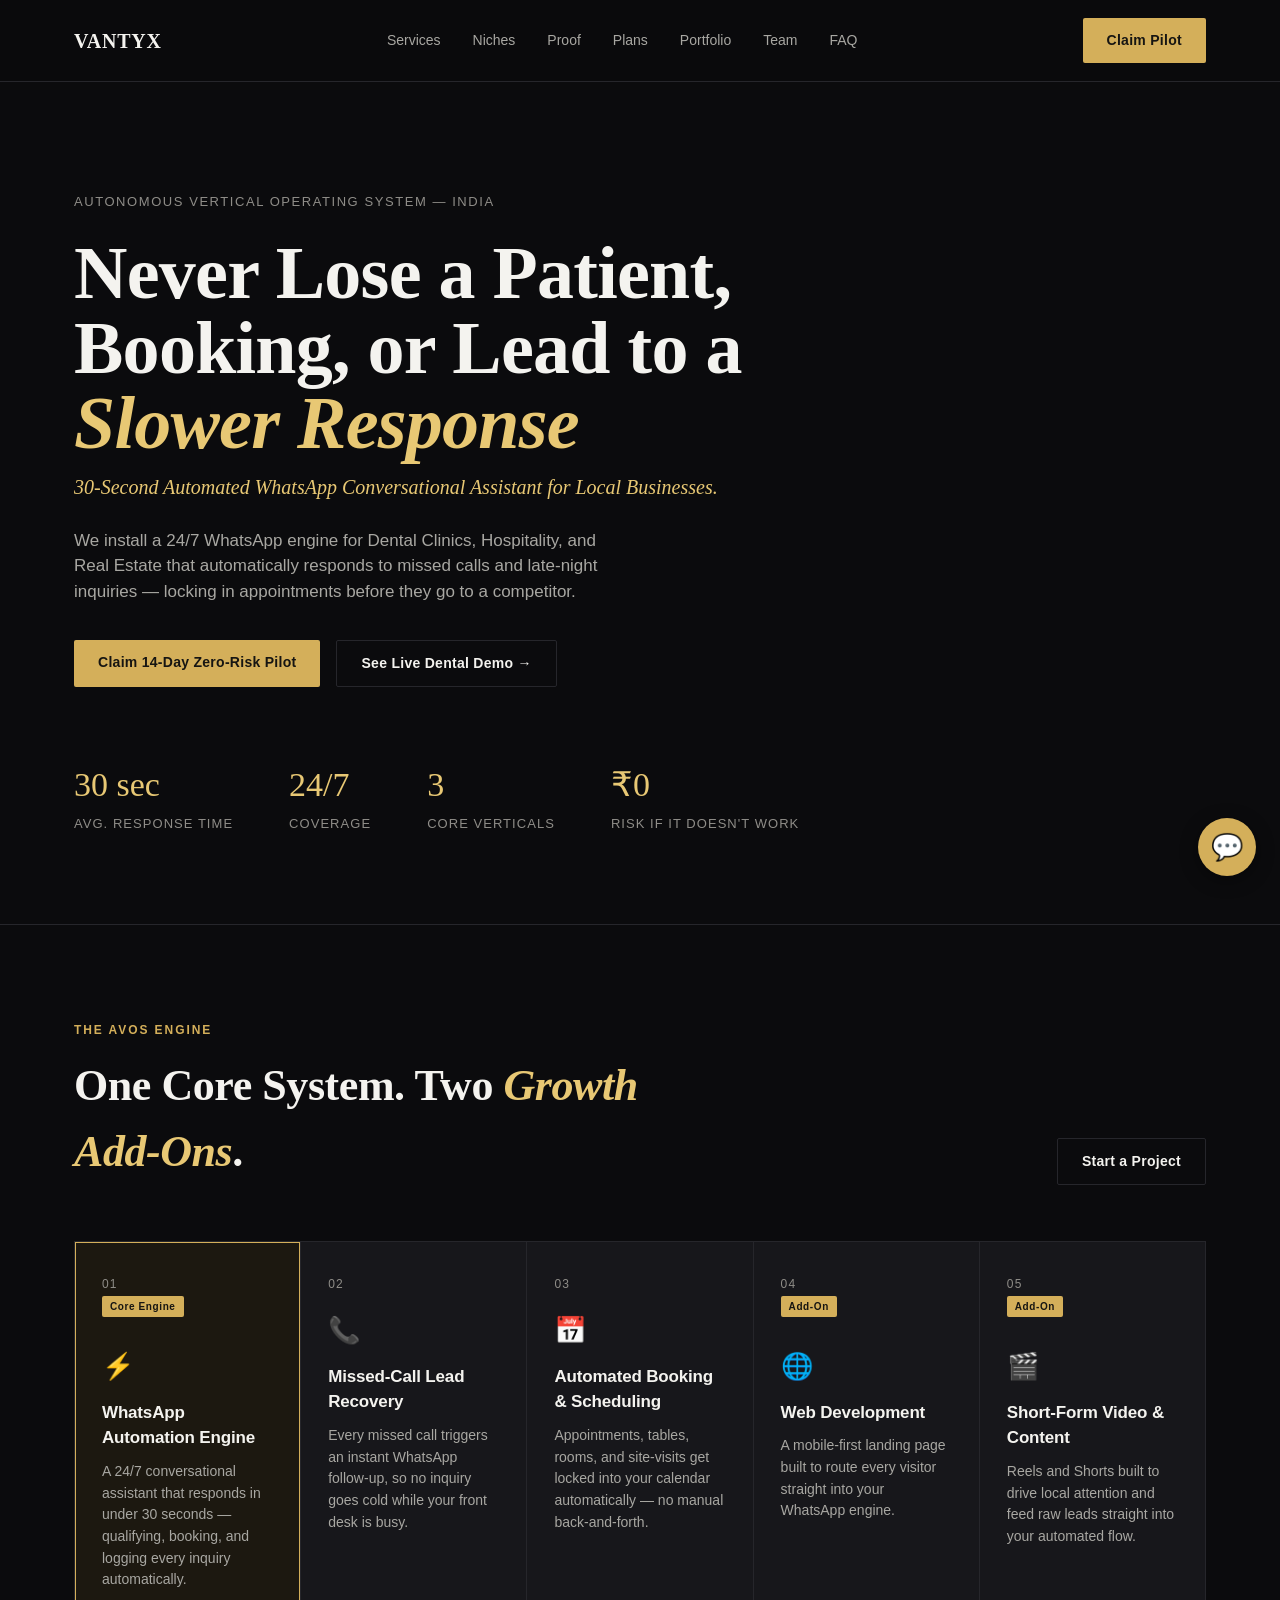
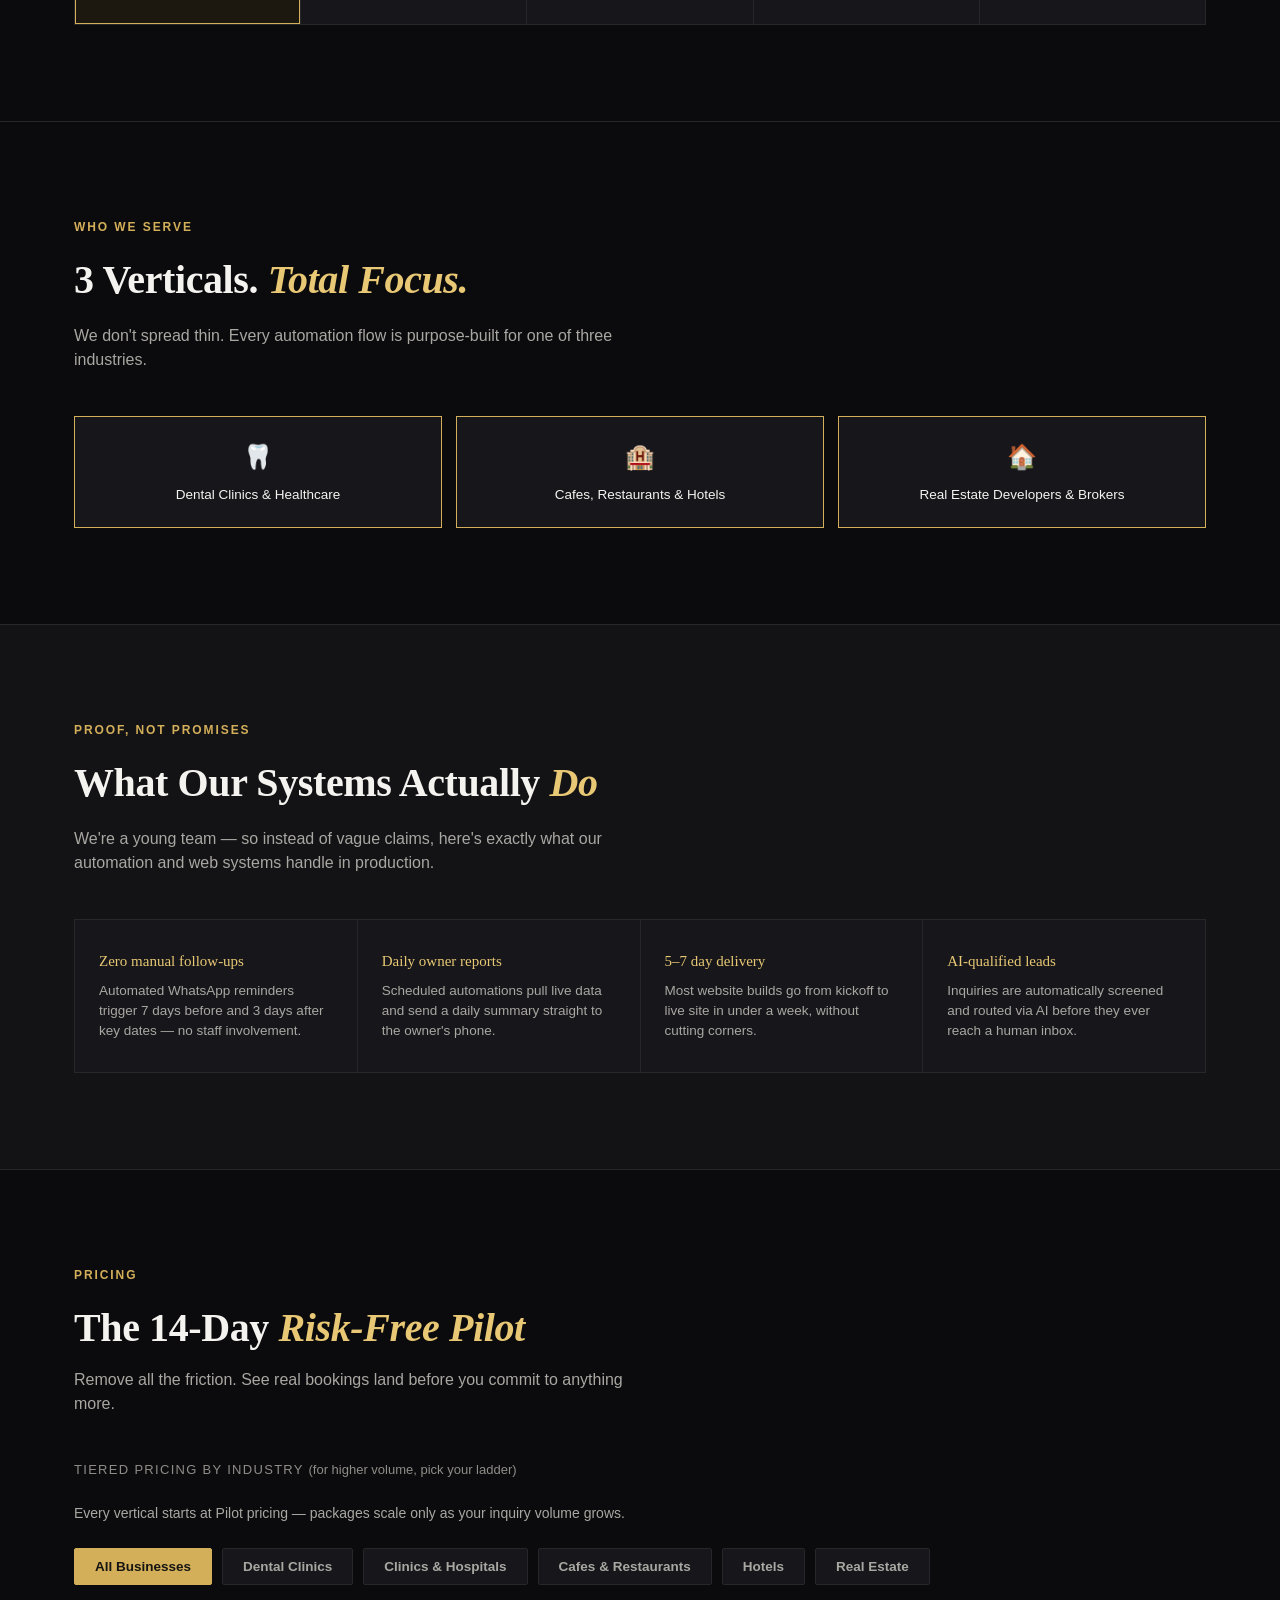
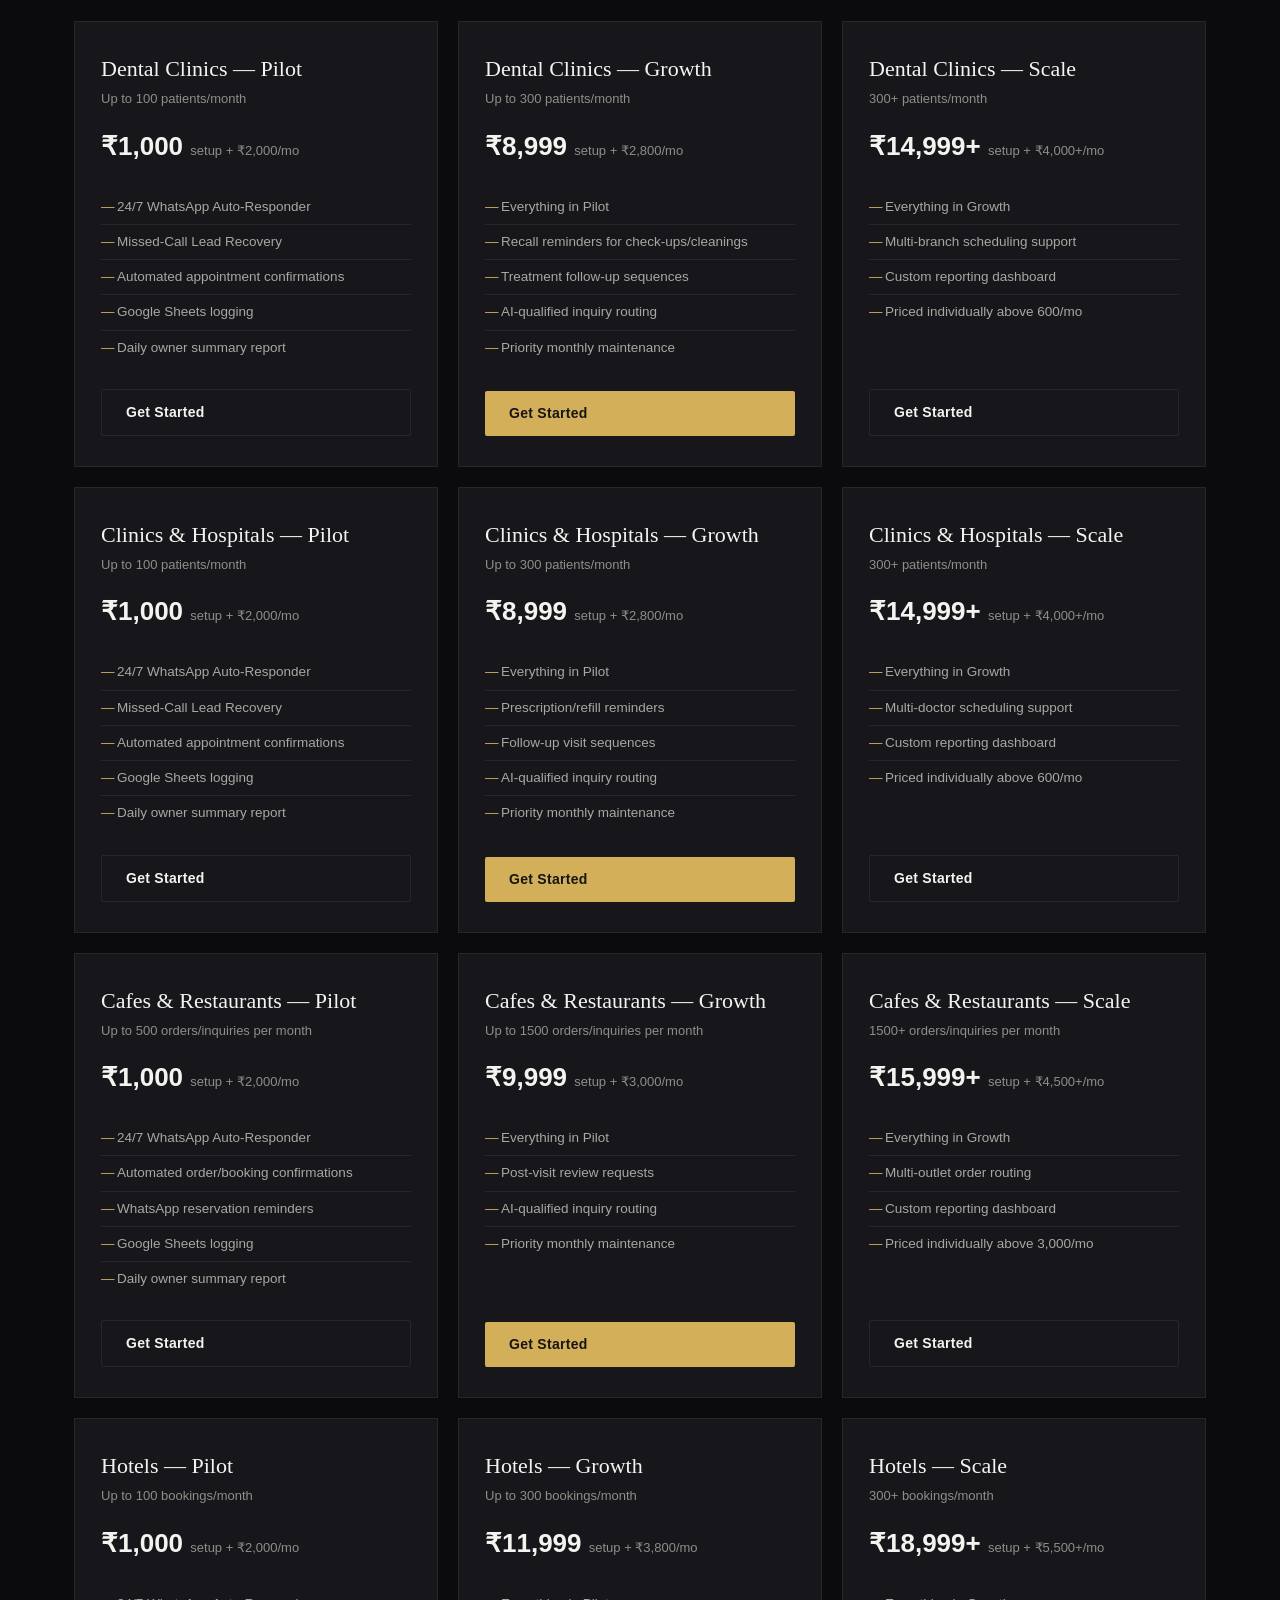
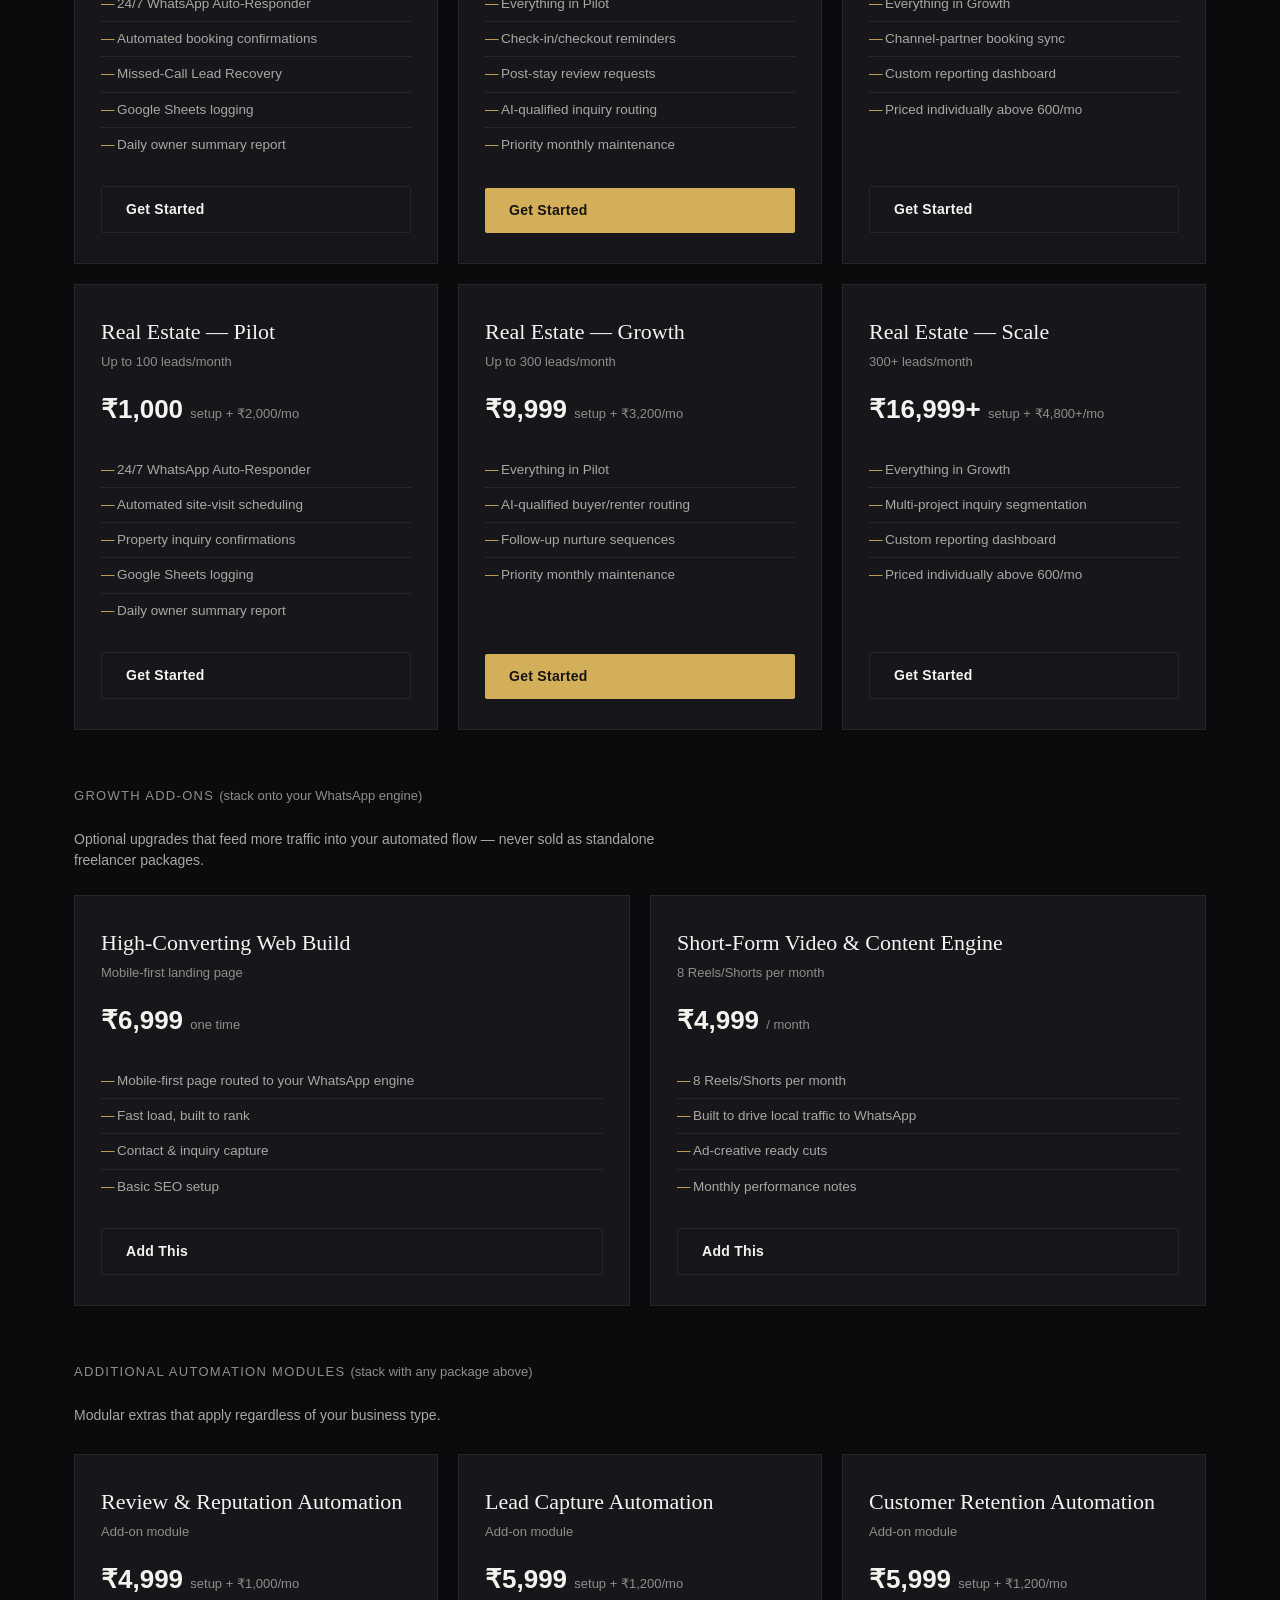
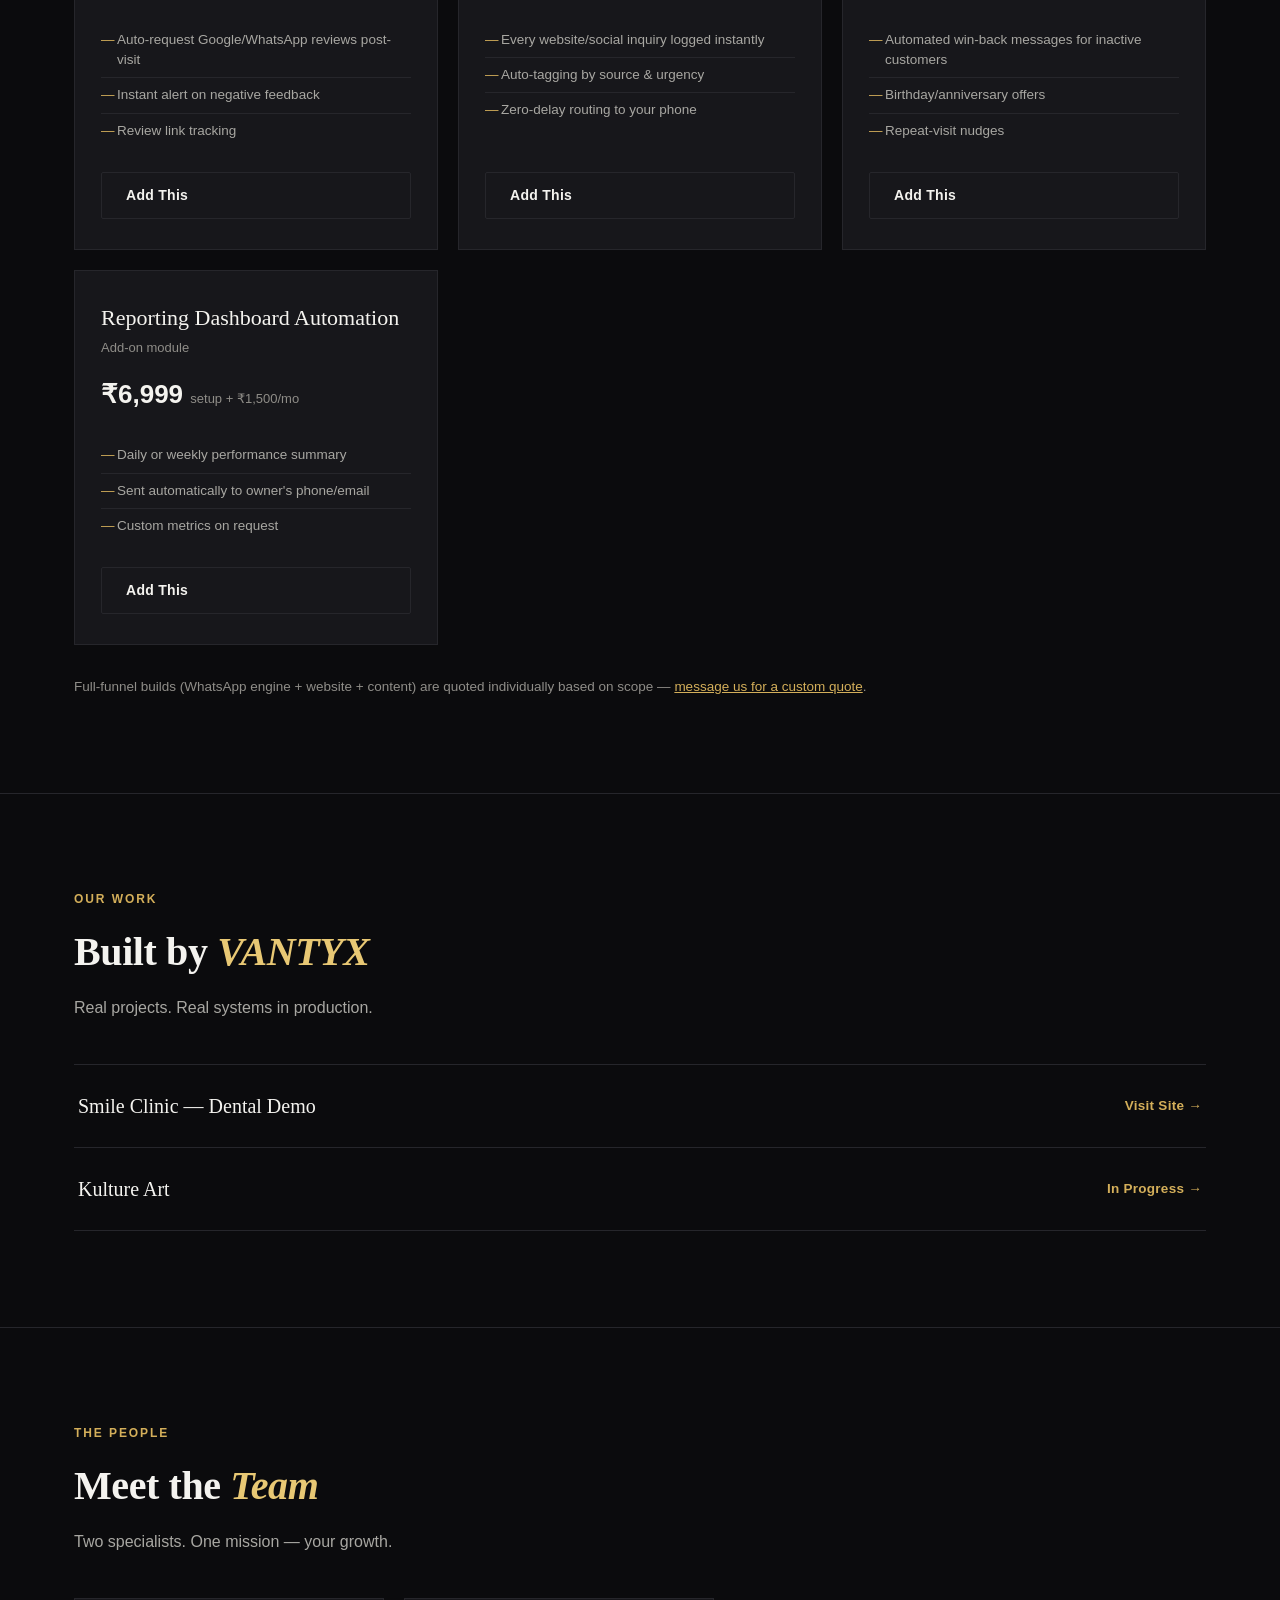
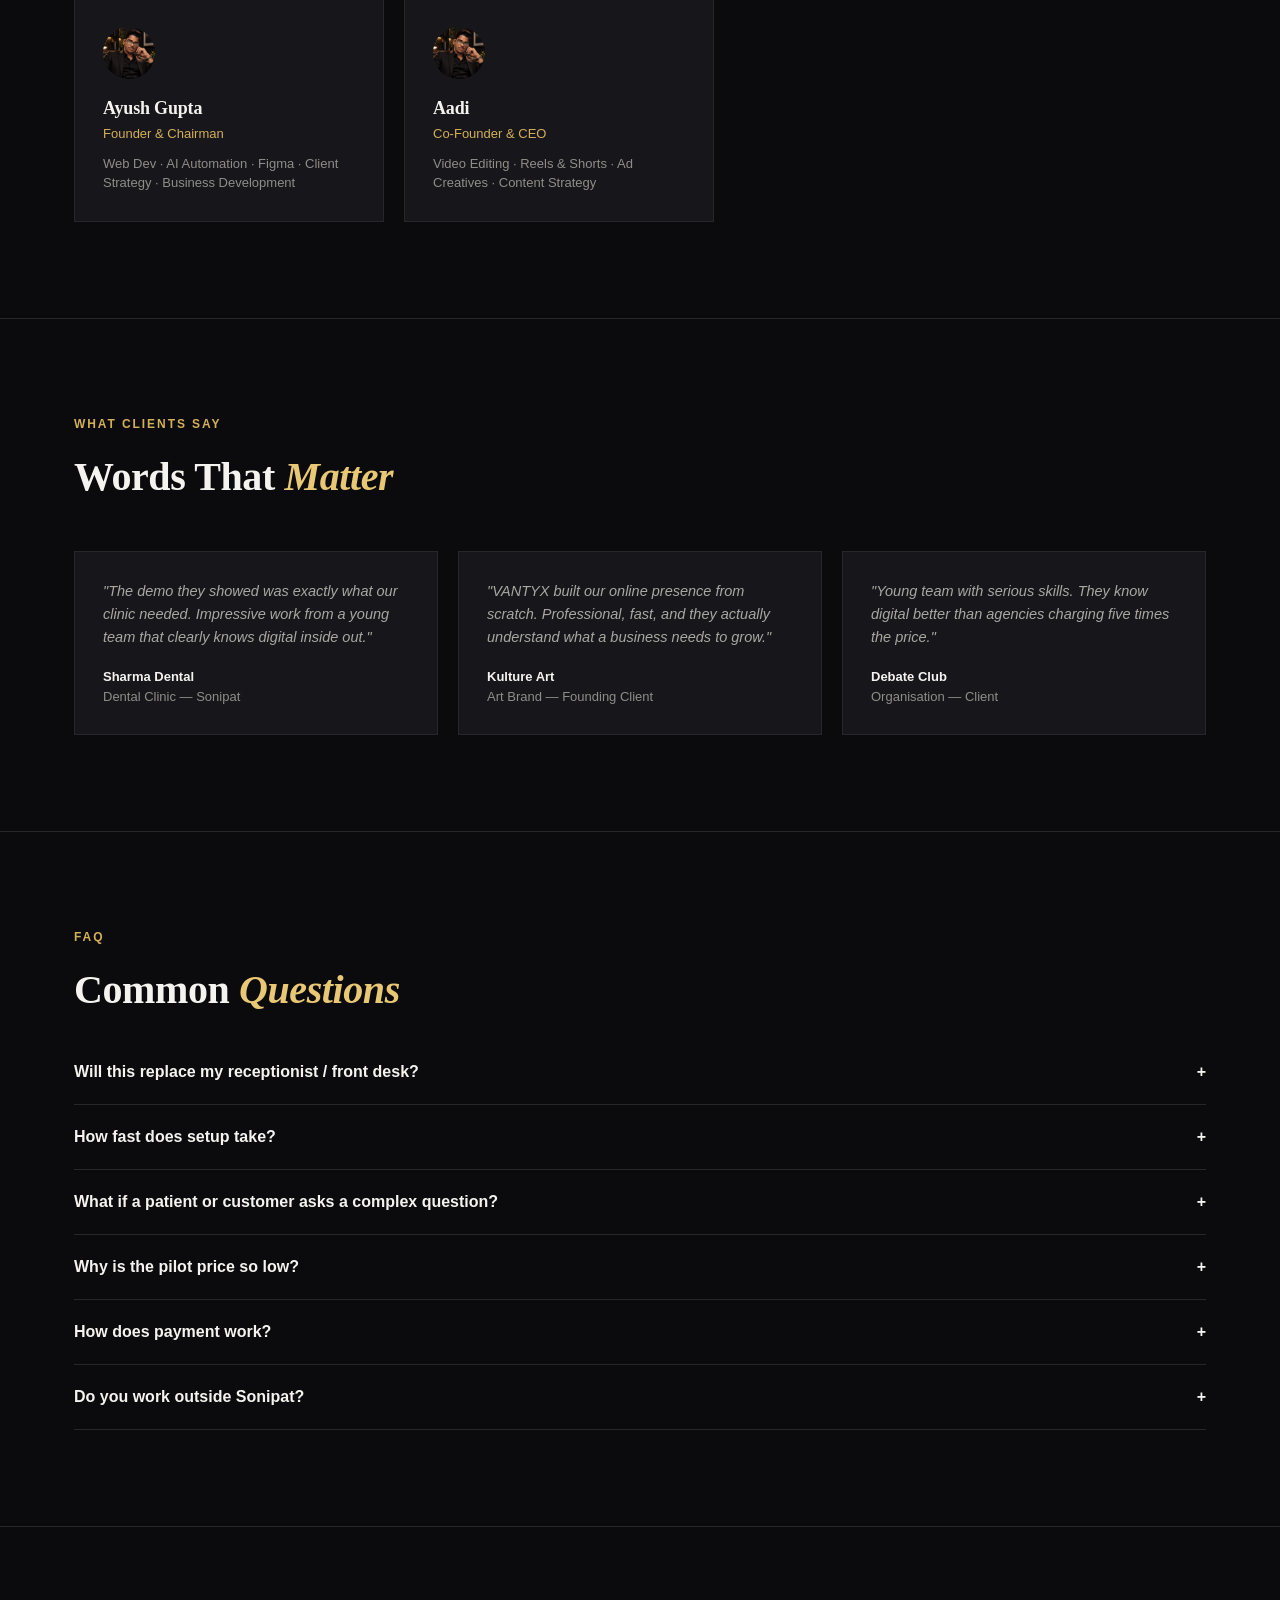
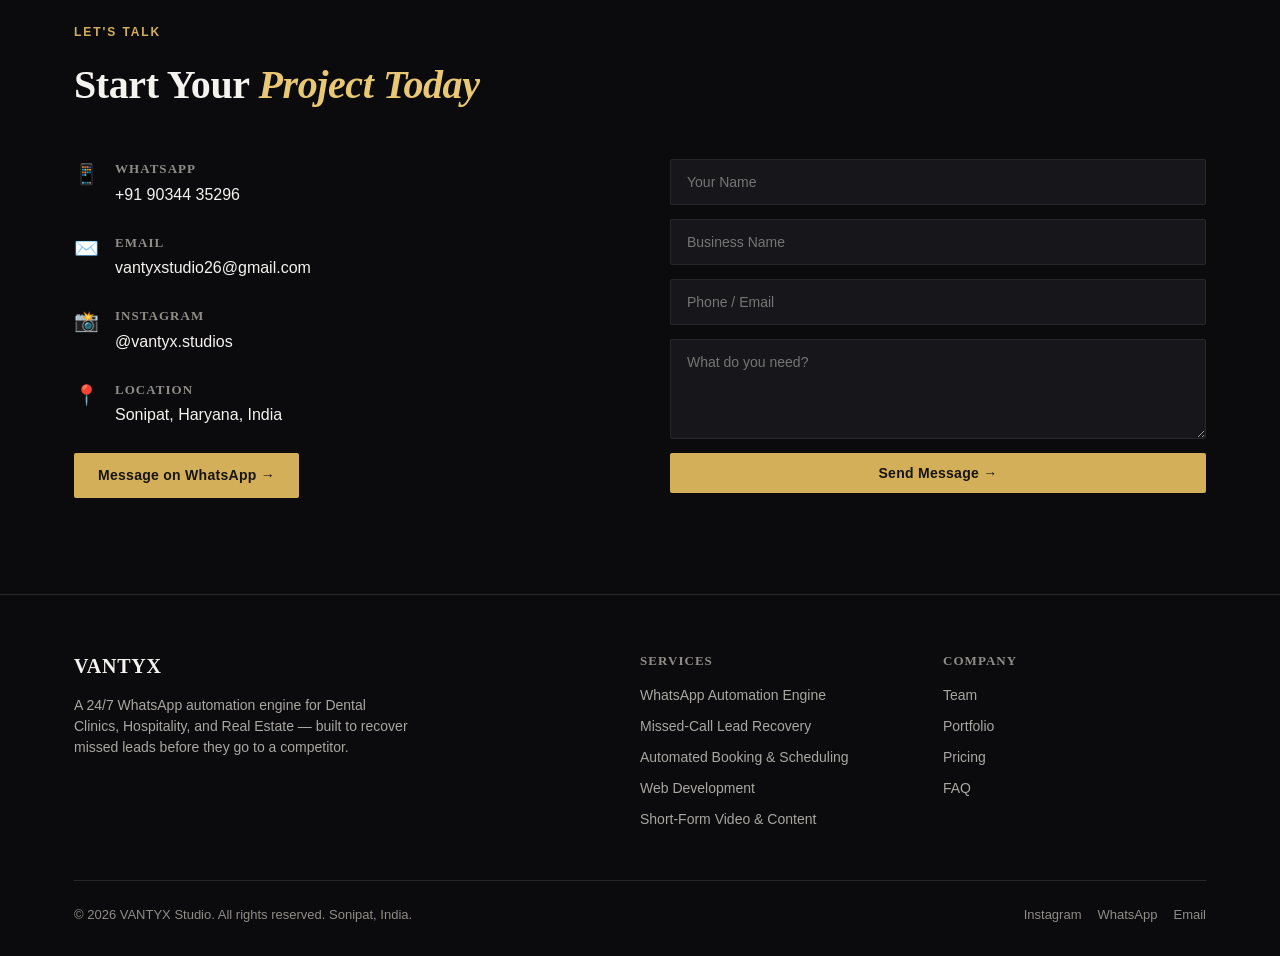
<file: index.html>
<!DOCTYPE html>
<html lang="en-IN">
<head>
<meta charset="UTF-8">
<meta name="viewport" content="width=device-width, initial-scale=1.0">
<title>VANTYX — 24/7 WhatsApp Booking Engine for Dental, Hospitality & Real Estate</title>
<meta name="description" content="VANTYX installs a 24/7 automated WhatsApp booking engine for Dental Clinics, Hospitality, and Real Estate — recovering missed calls and after-hours inquiries before they go to a competitor. 14-day risk-free pilot.">
<meta name="keywords" content="WhatsApp automation for dental clinics, missed call lead recovery, automated booking engine, WhatsApp business assistant India, real estate lead qualification automation, hotel and restaurant WhatsApp bookings, Sonipat Haryana automation agency">
<meta name="robots" content="index, follow">
<meta name="author" content="VANTYX Studio">
<meta name="theme-color" content="#0b0b0d">
<meta name="format-detection" content="telephone=no">
<link rel="icon" href="data:image/svg+xml,%3Csvg xmlns='http://www.w3.org/2000/svg' viewBox='0 0 64 64'%3E%3Crect width='64' height='64' fill='%230b0b0d'/%3E%3Ctext x='32' y='44' font-family='Georgia,serif' font-size='34' font-weight='700' fill='%23d4af5a' text-anchor='middle'%3EV%3C/text%3E%3C/svg%3E">
<link rel="apple-touch-icon" href="data:image/svg+xml,%3Csvg xmlns='http://www.w3.org/2000/svg' viewBox='0 0 64 64'%3E%3Crect width='64' height='64' fill='%230b0b0d'/%3E%3Ctext x='32' y='44' font-family='Georgia,serif' font-size='34' font-weight='700' fill='%23d4af5a' text-anchor='middle'%3EV%3C/text%3E%3C/svg%3E">
<link rel="canonical" href="https://vantyx-studio.netlify.app/">

<!-- Open Graph -->
<meta property="og:type" content="website">
<meta property="og:title" content="VANTYX — 24/7 WhatsApp Booking Engine for Local Businesses">
<meta property="og:description" content="Never lose a patient, booking, or lead to a slower response. 30-second automated WhatsApp assistant for Dental Clinics, Hospitality & Real Estate. 14-day risk-free pilot.">
<meta property="og:url" content="https://vantyx-studio.netlify.app/">
<meta property="og:site_name" content="VANTYX">
<meta property="og:locale" content="en_IN">

<!-- Twitter Card -->
<meta name="twitter:card" content="summary">
<meta name="twitter:title" content="VANTYX — 24/7 WhatsApp Booking Engine for Local Businesses">
<meta name="twitter:description" content="Never lose a patient, booking, or lead to a slower response. 30-second automated WhatsApp assistant for Dental Clinics, Hospitality & Real Estate. 14-day risk-free pilot.">

<!-- Structured Data -->
<script type="application/ld+json">
{
  "@context": "https://schema.org",
  "@type": "ProfessionalService",
  "name": "VANTYX",
  "description": "Autonomous WhatsApp booking engine and lead-recovery automation for Dental Clinics, Hospitality, and Real Estate businesses.",
  "url": "https://vantyx-studio.netlify.app/",
  "telephone": "+91-90344-35296",
  "email": "vantyxstudio26@gmail.com",
  "address": {
    "@type": "PostalAddress",
    "addressLocality": "Sonipat",
    "addressRegion": "Haryana",
    "addressCountry": "IN"
  },
  "areaServed": ["Sonipat", "Panipat", "Karnal", "Ambala", "Faridabad", "Gurugram", "Haryana", "India"],
  "priceRange": "₹₹",
  "sameAs": ["https://instagram.com/vantyx.studios"],
  "makesOffer": [
    {"@type": "Offer", "itemOffered": {"@type": "Service", "name": "WhatsApp Automation Engine"}},
    {"@type": "Offer", "itemOffered": {"@type": "Service", "name": "Missed-Call Lead Recovery"}},
    {"@type": "Offer", "itemOffered": {"@type": "Service", "name": "Automated Booking & Site-Visit Scheduling"}},
    {"@type": "Offer", "itemOffered": {"@type": "Service", "name": "Web Development"}},
    {"@type": "Offer", "itemOffered": {"@type": "Service", "name": "Short-Form Video Content"}}
  ]
}
</script>

<script type="application/ld+json">
{
  "@context": "https://schema.org",
  "@type": "FAQPage",
  "mainEntity": [
    {"@type": "Question", "name": "Will this replace my receptionist / front desk?", "acceptedAnswer": {"@type": "Answer", "text": "No — it covers the moments your front desk can't: after hours, during rush, and the 30+ minutes it takes to call back a missed inquiry. Your team still runs the desk; the WhatsApp engine just makes sure nothing falls through the cracks before they can get to it."}},
    {"@type": "Question", "name": "How fast does setup take?", "acceptedAnswer": {"@type": "Answer", "text": "Under 24 hours. We connect your phone line, website, or Instagram page, configure the booking flow for your business, and it's live — no waiting weeks for a build."}},
    {"@type": "Question", "name": "What if a patient or customer asks a complex question?", "acceptedAnswer": {"@type": "Answer", "text": "The assistant handles the standard 80% — hours, availability, pricing ranges, booking — instantly. Anything it can't answer gets flagged and routed straight to your team on WhatsApp, so no inquiry is ever left hanging."}},
    {"@type": "Question", "name": "Why is the pilot price so low?", "acceptedAnswer": {"@type": "Answer", "text": "Because we'd rather prove it works with real bookings than sell you on a promise. Setup and monthly cost depend on your industry and volume — message us on WhatsApp and we'll quote a low-friction pilot to get you live risk-free."}},
    {"@type": "Question", "name": "How does payment work?", "acceptedAnswer": {"@type": "Answer", "text": "A one-time setup fee plus a monthly fee, paid via UPI — the exact amount depends on your industry and volume tier. Message us on WhatsApp for your quote. No long-term lock-in required."}},
    {"@type": "Question", "name": "Do you work outside Sonipat?", "acceptedAnswer": {"@type": "Answer", "text": "Absolutely. We work with businesses across Haryana — Panipat, Karnal, Ambala, Faridabad, Gurugram — and beyond. Everything is handled online and set up remotely."}}
  ]
}
</script>

<link rel="stylesheet" href="style.css">
<script src="https://identity.netlify.com/v1/netlify-identity-widget.js"></script>
<script>
  if (window.netlifyIdentity) {
    window.netlifyIdentity.on("init", (user) => {
      if (!user) {
        window.netlifyIdentity.on("login", () => { document.location.href = "/admin/"; });
      }
    });
  }
</script>
</head>
<body>

<a class="skip-link" href="#main">Skip to content</a>

<header>
  <nav class="wrap" aria-label="Primary">
    <div class="logo">VANTYX</div>
    <div class="navlinks" id="navlinks">
      <a href="#services">Services</a>
      <a href="#niches">Niches</a>
      <a href="#proof">Proof</a>
      <a href="#plans">Plans</a>
      <a href="#portfolio">Portfolio</a>
      <a href="#team">Team</a>
      <a href="#faq">FAQ</a>
    </div>
    <div class="nav-right">
      <a class="btn btn-gold nav-cta" href="https://wa.me/919034435296?text=Hi%20VANTYX%2C%20I%27d%20like%20to%20claim%20the%2014-Day%20Zero-Risk%20Pilot.">Claim Pilot</a>
      <button class="menu-toggle" id="menuToggle" aria-label="Open menu" aria-expanded="false" aria-controls="navlinks">
        <span></span><span></span><span></span>
      </button>
    </div>
  </nav>
</header>

<main id="main">

<section class="hero">
  <div class="wrap">
    <div class="hero-tag" id="heroTag"></div>
    <h1 id="heroTitle"></h1>
    <div class="hero-sub" id="heroSub"></div>
    <p class="hero-desc" id="heroDesc"></p>
    <div class="hero-cta">
      <a class="btn btn-gold" id="heroCtaPilot" href="#">Claim 14-Day Zero-Risk Pilot</a>
      <a class="btn btn-outline" href="https://aria-live.netlify.app" target="_blank" rel="noopener">See Live Dental Demo →</a>
    </div>
    <div class="stats">
      <div><div class="stat-num">30 sec</div><div class="stat-label">Avg. Response Time</div></div>
      <div><div class="stat-num">24/7</div><div class="stat-label">Coverage</div></div>
      <div><div class="stat-num">3</div><div class="stat-label">Core Verticals</div></div>
      <div><div class="stat-num">₹0</div><div class="stat-label">Risk If It Doesn't Work</div></div>
    </div>
  </div>
</section>

<section id="services">
  <div class="wrap">
    <div class="services-head">
      <div>
        <div class="eyebrow">The AVOS Engine</div>
        <h2>One Core System. Two <em>Growth Add-Ons</em>.</h2>
      </div>
      <a class="btn btn-outline" href="#contact">Start a Project</a>
    </div>
    <div class="service-grid">
      <div class="service-card featured">
        <div class="service-num">01</div>
        <span class="tag-new">Core Engine</span>
        <div class="service-icon">⚡</div>
        <h3>WhatsApp Automation Engine</h3>
        <p>A 24/7 conversational assistant that responds in under 30 seconds — qualifying, booking, and logging every inquiry automatically.</p>
      </div>
      <div class="service-card">
        <div class="service-num">02</div>
        <div class="service-icon">📞</div>
        <h3>Missed-Call Lead Recovery</h3>
        <p>Every missed call triggers an instant WhatsApp follow-up, so no inquiry goes cold while your front desk is busy.</p>
      </div>
      <div class="service-card">
        <div class="service-num">03</div>
        <div class="service-icon">📅</div>
        <h3>Automated Booking & Scheduling</h3>
        <p>Appointments, tables, rooms, and site-visits get locked into your calendar automatically — no manual back-and-forth.</p>
      </div>
      <div class="service-card">
        <div class="service-num">04</div>
        <span class="tag-new">Add-On</span>
        <div class="service-icon">🌐</div>
        <h3>Web Development</h3>
        <p>A mobile-first landing page built to route every visitor straight into your WhatsApp engine.</p>
      </div>
      <div class="service-card">
        <div class="service-num">05</div>
        <span class="tag-new">Add-On</span>
        <div class="service-icon">🎬</div>
        <h3>Short-Form Video & Content</h3>
        <p>Reels and Shorts built to drive local attention and feed raw leads straight into your automated flow.</p>
      </div>
    </div>
  </div>
</section>

<section id="niches">
  <div class="wrap">
    <div class="eyebrow">Who We Serve</div>
    <h2 class="section-title" style="max-width:560px;">3 Verticals. <em>Total Focus.</em></h2>
    <p style="color:var(--text-dim); margin-top:14px; max-width:560px;">We don't spread thin. Every automation flow is purpose-built for one of three industries.</p>
    <div class="niche-grid">
      <div class="niche-pill new"><span>🦷</span>Dental Clinics & Healthcare</div>
      <div class="niche-pill new"><span>🏨</span>Cafes, Restaurants & Hotels</div>
      <div class="niche-pill new"><span>🏠</span>Real Estate Developers & Brokers</div>
    </div>
  </div>
</section>

<section id="proof" class="proof-strip">
  <div class="wrap">
    <div class="eyebrow">Proof, Not Promises</div>
    <h2 class="section-title" style="max-width:600px;">What Our Systems Actually <em>Do</em></h2>
    <p style="color:var(--text-dim); margin-top:14px; max-width:560px;">We're a young team — so instead of vague claims, here's exactly what our automation and web systems handle in production.</p>
    <div class="proof-grid">
      <div class="proof-card">
        <div class="n">Zero manual follow-ups</div>
        <p>Automated WhatsApp reminders trigger 7 days before and 3 days after key dates — no staff involvement.</p>
      </div>
      <div class="proof-card">
        <div class="n">Daily owner reports</div>
        <p>Scheduled automations pull live data and send a daily summary straight to the owner's phone.</p>
      </div>
      <div class="proof-card">
        <div class="n">5–7 day delivery</div>
        <p>Most website builds go from kickoff to live site in under a week, without cutting corners.</p>
      </div>
      <div class="proof-card">
        <div class="n">AI-qualified leads</div>
        <p>Inquiries are automatically screened and routed via AI before they ever reach a human inbox.</p>
      </div>
    </div>
  </div>
</section>

<section id="plans">
  <div class="wrap">
    <div class="eyebrow">Pricing</div>
    <h2 class="section-title">The 14-Day <em>Risk-Free Pilot</em></h2>
    <p class="plans-sub">Remove all the friction. See real bookings land before you commit to anything more.</p>

    <div class="plan-group-label" style="margin-top:44px;">Tiered Pricing By Industry <span style="color:var(--text-faint); text-transform:none; letter-spacing:0;">(for higher volume, pick your ladder)</span></div>
    <p style="color:var(--text-dim); font-size:14px; max-width:640px; margin-bottom:24px;">Every vertical starts at Pilot pricing — packages scale only as your inquiry volume grows.</p>

    <div class="automation-filter">
      <button class="filter-btn active" data-filter="all">All Businesses</button>
      <button class="filter-btn" data-filter="dental">Dental Clinics</button>
      <button class="filter-btn" data-filter="clinics">Clinics & Hospitals</button>
      <button class="filter-btn" data-filter="cafe">Cafes & Restaurants</button>
      <button class="filter-btn" data-filter="hotels">Hotels</button>
      <button class="filter-btn" data-filter="realestate">Real Estate</button>
    </div>

    <div class="plan-grid" id="automationGrid">
      <!-- All verticals are generated dynamically by JS below -->
    </div>

    <div class="plan-group-label" style="margin-top:56px;">Growth Add-Ons <span style="color:var(--text-faint); text-transform:none; letter-spacing:0;">(stack onto your WhatsApp engine)</span></div>
    <p style="color:var(--text-dim); font-size:14px; max-width:640px; margin-bottom:24px;">Optional upgrades that feed more traffic into your automated flow — never sold as standalone freelancer packages.</p>
    <div class="plan-grid" style="grid-template-columns:repeat(2,1fr);">
      <div class="plan-card">
        <div class="plan-name">High-Converting Web Build</div>
        <div class="plan-desc">Mobile-first landing page</div>
        <div class="plan-price">₹6,999 <span>one time</span></div>
        <ul class="plan-list">
          <li>Mobile-first page routed to your WhatsApp engine</li>
          <li>Fast load, built to rank</li>
          <li>Contact & inquiry capture</li>
          <li>Basic SEO setup</li>
        </ul>
        <a class="btn btn-outline" href="https://wa.me/919034435296?text=Hi%20VANTYX%2C%20I%27m%20interested%20in%20the%20High-Converting%20Web%20Build%20add-on.%20Can%20you%20share%20more%20details%3F">Add This</a>
      </div>
      <div class="plan-card">
        <div class="plan-name">Short-Form Video & Content Engine</div>
        <div class="plan-desc">8 Reels/Shorts per month</div>
        <div class="plan-price">₹4,999 <span>/ month</span></div>
        <ul class="plan-list">
          <li>8 Reels/Shorts per month</li>
          <li>Built to drive local traffic to WhatsApp</li>
          <li>Ad-creative ready cuts</li>
          <li>Monthly performance notes</li>
        </ul>
        <a class="btn btn-outline" href="https://wa.me/919034435296?text=Hi%20VANTYX%2C%20I%27m%20interested%20in%20the%20Short-Form%20Video%20%26%20Content%20Engine%20add-on.%20Can%20you%20share%20more%20details%3F">Add This</a>
      </div>
    </div>

    <div class="plan-group-label" style="margin-top:56px;">Additional Automation Modules <span style="color:var(--text-faint); text-transform:none; letter-spacing:0;">(stack with any package above)</span></div>
    <p style="color:var(--text-dim); font-size:14px; max-width:640px; margin-bottom:28px;">Modular extras that apply regardless of your business type.</p>
    <div class="plan-grid">
      <div class="plan-card">
        <div class="plan-name">Review & Reputation Automation</div>
        <div class="plan-desc">Add-on module</div>
        <div class="plan-price">₹4,999 <span>setup + ₹1,000/mo</span></div>
        <ul class="plan-list">
          <li>Auto-request Google/WhatsApp reviews post-visit</li>
          <li>Instant alert on negative feedback</li>
          <li>Review link tracking</li>
        </ul>
        <a class="btn btn-outline" href="https://wa.me/919034435296?text=Hi%20VANTYX%2C%20I%27m%20interested%20in%20the%20Review%20%26%20Reputation%20Automation%20add-on.%20Can%20you%20share%20more%20details%3F">Add This</a>
      </div>
      <div class="plan-card">
        <div class="plan-name">Lead Capture Automation</div>
        <div class="plan-desc">Add-on module</div>
        <div class="plan-price">₹5,999 <span>setup + ₹1,200/mo</span></div>
        <ul class="plan-list">
          <li>Every website/social inquiry logged instantly</li>
          <li>Auto-tagging by source & urgency</li>
          <li>Zero-delay routing to your phone</li>
        </ul>
        <a class="btn btn-outline" href="https://wa.me/919034435296?text=Hi%20VANTYX%2C%20I%27m%20interested%20in%20the%20Lead%20Capture%20Automation%20add-on.%20Can%20you%20share%20more%20details%3F">Add This</a>
      </div>
      <div class="plan-card">
        <div class="plan-name">Customer Retention Automation</div>
        <div class="plan-desc">Add-on module</div>
        <div class="plan-price">₹5,999 <span>setup + ₹1,200/mo</span></div>
        <ul class="plan-list">
          <li>Automated win-back messages for inactive customers</li>
          <li>Birthday/anniversary offers</li>
          <li>Repeat-visit nudges</li>
        </ul>
        <a class="btn btn-outline" href="https://wa.me/919034435296?text=Hi%20VANTYX%2C%20I%27m%20interested%20in%20the%20Customer%20Retention%20Automation%20add-on.%20Can%20you%20share%20more%20details%3F">Add This</a>
      </div>
      <div class="plan-card">
        <div class="plan-name">Reporting Dashboard Automation</div>
        <div class="plan-desc">Add-on module</div>
        <div class="plan-price">₹6,999 <span>setup + ₹1,500/mo</span></div>
        <ul class="plan-list">
          <li>Daily or weekly performance summary</li>
          <li>Sent automatically to owner's phone/email</li>
          <li>Custom metrics on request</li>
        </ul>
        <a class="btn btn-outline" href="https://wa.me/919034435296?text=Hi%20VANTYX%2C%20I%27m%20interested%20in%20the%20Reporting%20Dashboard%20Automation%20add-on.%20Can%20you%20share%20more%20details%3F">Add This</a>
      </div>
    </div>

    <p style="margin-top:32px; font-size:13.5px; color:var(--text-faint);">Full-funnel builds (WhatsApp engine + website + content) are quoted individually based on scope — <a href="https://wa.me/919034435296" style="color:var(--gold); text-decoration:underline;">message us for a custom quote</a>.</p>
  </div>
</section>

<section id="portfolio">
  <div class="wrap">
    <div class="eyebrow">Our Work</div>
    <h2 class="section-title">Built by <em>VANTYX</em></h2>
    <p style="color:var(--text-dim); margin-top:14px;">Real projects. Real systems in production.</p>
    <div class="port-list">
      <a class="port-row" href="https://aria-live.netlify.app" target="_blank" rel="noopener">
        <span class="port-row-name">Smile Clinic — Dental Demo</span>
        <span class="port-row-link">Visit Site →</span>
      </a>
      <a class="port-row" href="#contact">
        <span class="port-row-name">Kulture Art</span>
        <span class="port-row-link">In Progress →</span>
      </a>
    </div>
  </div>
</section>

<section id="team">
  <div class="wrap">
    <div class="eyebrow">The People</div>
    <h2 class="section-title">Meet the <em>Team</em></h2>
    <p style="color:var(--text-dim); margin-top:14px;">Two specialists. One mission — your growth.</p>
    <div class="team-grid" id="teamContainer"></div>
  </div>
</section>

<section>
  <div class="wrap">
    <div class="eyebrow">What Clients Say</div>
    <h2 class="section-title">Words That <em>Matter</em></h2>
    <div class="test-grid" id="testimonialsContainer"></div>
  </div>
</section>

<section id="faq">
  <div class="wrap">
    <div class="eyebrow">FAQ</div>
    <h2 class="section-title" style="margin-bottom:20px;">Common <em>Questions</em></h2>

    <div id="faqContainer">
      <!-- Rendered from content/site-content.json by script.js — edit via /admin, not here. -->
    </div>
  </div>
</section>

<section id="contact">
  <div class="wrap">
    <div class="eyebrow">Let's Talk</div>
    <h2 class="section-title">Start Your <em>Project Today</em></h2>
    <div class="contact-grid">
      <div>
        <div class="contact-row">
          <div class="contact-icon">📱</div>
          <div><h4>WhatsApp</h4><a href="https://wa.me/919034435296">+91 90344 35296</a></div>
        </div>
        <div class="contact-row">
          <div class="contact-icon">✉️</div>
          <div><h4>Email</h4><a href="mailto:vantyxstudio26@gmail.com">vantyxstudio26@gmail.com</a></div>
        </div>
        <div class="contact-row">
          <div class="contact-icon">📸</div>
          <div><h4>Instagram</h4><a href="https://instagram.com/vantyx.studios" target="_blank" rel="noopener">@vantyx.studios</a></div>
        </div>
        <div class="contact-row">
          <div class="contact-icon">📍</div>
          <div><h4>Location</h4>Sonipat, Haryana, India</div>
        </div>
        <a class="btn btn-gold" href="https://wa.me/919034435296">Message on WhatsApp →</a>
      </div>
      <form id="contactForm">
        <label class="sr-only" for="cf-name">Your Name</label>
        <input type="text" id="cf-name" name="name" placeholder="Your Name" required>
        <label class="sr-only" for="cf-business">Business Name</label>
        <input type="text" id="cf-business" name="business" placeholder="Business Name">
        <label class="sr-only" for="cf-contact">Phone / Email</label>
        <input type="text" id="cf-contact" name="contact" placeholder="Phone / Email" required>
        <label class="sr-only" for="cf-need">What do you need?</label>
        <textarea id="cf-need" name="need" placeholder="What do you need?"></textarea>
        <button class="btn btn-gold" type="submit" style="border:none; cursor:pointer;">Send Message →</button>
      </form>
    </div>
  </div>
</section>

</main>

<footer>
  <div class="wrap">
    <div class="foot-grid">
      <div>
        <div class="logo" style="margin-bottom:14px;">VANTYX</div>
        <p style="color:var(--text-dim); font-size:14px; max-width:340px;">A 24/7 WhatsApp automation engine for Dental Clinics, Hospitality, and Real Estate — built to recover missed leads before they go to a competitor.</p>
      </div>
      <div>
        <h4>Services</h4>
        <ul>
          <li><a href="#services">WhatsApp Automation Engine</a></li>
          <li><a href="#services">Missed-Call Lead Recovery</a></li>
          <li><a href="#services">Automated Booking &amp; Scheduling</a></li>
          <li><a href="#services">Web Development</a></li>
          <li><a href="#services">Short-Form Video &amp; Content</a></li>
        </ul>
      </div>
      <div>
        <h4>Company</h4>
        <ul>
          <li><a href="#team">Team</a></li>
          <li><a href="#portfolio">Portfolio</a></li>
          <li><a href="#plans">Pricing</a></li>
          <li><a href="#faq">FAQ</a></li>
        </ul>
      </div>
    </div>
    <div class="foot-bottom">
      <div>© 2026 VANTYX Studio. All rights reserved. Sonipat, India.</div>
      <div style="display:flex; gap:16px;">
        <a href="https://instagram.com/vantyx.studios" target="_blank" rel="noopener">Instagram</a>
        <a href="https://wa.me/919034435296">WhatsApp</a>
        <a href="mailto:vantyxstudio26@gmail.com">Email</a>
      </div>
    </div>
  </div>
</footer>

<!-- CHATBOT WIDGET -->
<button id="vantyx-chat-toggle" aria-label="Chat with VANTYX" aria-expanded="false" aria-controls="vantyx-chat-window">💬</button>
<div id="vantyx-chat-window" role="dialog" aria-label="VANTYX Assistant chat" aria-hidden="true">
  <div class="chat-header">
    <div>
      <h4>VANTYX Assistant</h4>
      <p>● Online — usually replies instantly</p>
    </div>
    <button class="chat-close" id="vantyx-chat-close" aria-label="Close chat">×</button>
  </div>
  <div class="chat-body" id="vantyx-chat-body" aria-live="polite">
    <div class="chat-msg bot">Hey! 👋 I'm the VANTYX assistant. Ask me about our services, pricing, or automation packages for your business — or tap a quick option below.</div>
  </div>
  <div class="chat-quick" id="vantyx-chat-quick">
    <button data-q="services">Our Services</button>
    <button data-q="pricing">Pricing</button>
    <button data-q="realestate">Real Estate Automation</button>
    <button data-q="cafe">Cafe Automation</button>
    <button data-q="contact">Talk to a Human</button>
  </div>
  <div class="chat-input-row">
    <label class="sr-only" for="vantyx-chat-input">Type your question</label>
    <input type="text" id="vantyx-chat-input" placeholder="Type your question...">
    <button id="vantyx-chat-send">Send</button>
  </div>
</div>

<script src="script.js"></script>

</body>
</html>
</file>
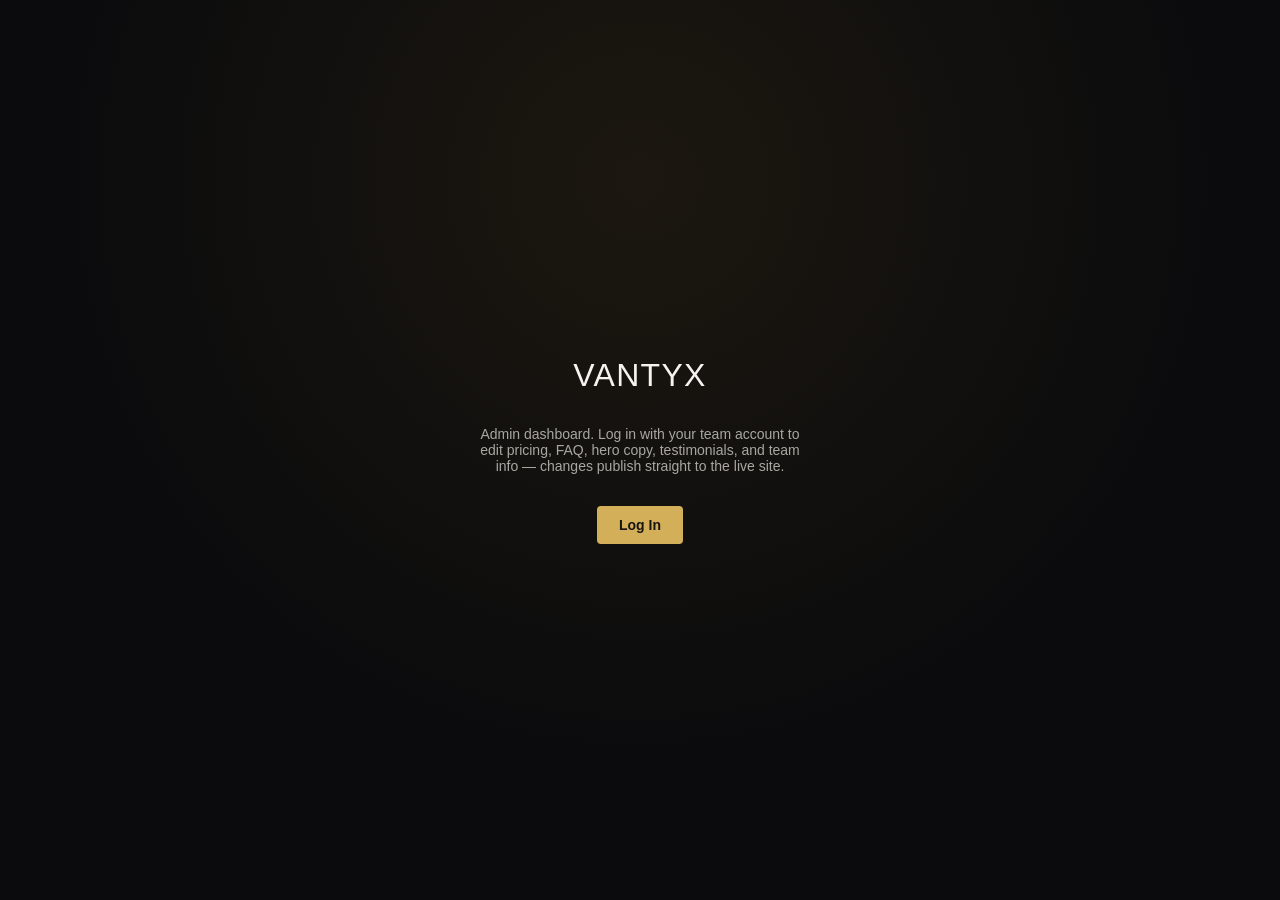
<file: admin/index.html>
<!DOCTYPE html>
<html lang="en">
<head>
<meta charset="UTF-8">
<meta name="viewport" content="width=device-width, initial-scale=1.0">
<title>VANTYX — Admin</title>
<script src="https://identity.netlify.com/v1/netlify-identity-widget.js"></script>
<style>
  :root{
    --bg:#0b0b0d; --bg-raised:#131316; --bg-card:#17171b; --line:#26262b;
    --text:#f4f3ef; --text-dim:#a8a7a2; --text-faint:#8f8d88;
    --gold:#d4af5a; --gold-bright:#e8c874; --danger:#c0574f; --success:#6fae7c;
  }
  *{box-sizing:border-box;}
  body{margin:0; background:var(--bg); color:var(--text); font-family:-apple-system,'Inter',sans-serif; -webkit-font-smoothing:antialiased;}
  h1,h2,h3{font-family:'Georgia',serif; font-weight:700; letter-spacing:-0.01em;}
  em{font-style:italic; color:var(--gold-bright);}
  a{color:var(--gold); text-decoration:none;}
  input,textarea,select{
    background:var(--bg); border:1px solid var(--line); color:var(--text);
    padding:10px 12px; font-size:14px; font-family:inherit; border-radius:4px; width:100%;
  }
  input:focus,textarea:focus,select:focus{outline:none; border-color:var(--gold);}
  textarea{resize:vertical; min-height:70px;}
  label{display:block; font-size:12px; text-transform:uppercase; letter-spacing:0.06em; color:var(--text-faint); margin-bottom:6px; margin-top:14px;}
  button{font-family:inherit; cursor:pointer;}
  .btn{padding:11px 22px; border-radius:4px; font-size:14px; font-weight:600; border:none; transition:all .2s ease;}
  .btn-gold{background:var(--gold); color:#161512;}
  .btn-gold:hover{background:var(--gold-bright);}
  .btn-outline{background:transparent; border:1px solid var(--line); color:var(--text);}
  .btn-outline:hover{border-color:var(--gold);}
  .btn-danger{background:transparent; border:1px solid var(--danger); color:var(--danger); padding:6px 12px; font-size:12px;}

  /* LOGIN SCREEN */
  #loginScreen{
    min-height:100vh; display:flex; align-items:center; justify-content:center; flex-direction:column; gap:18px;
    background:radial-gradient(circle at 50% 20%, #1c1810, var(--bg) 60%);
  }
  #loginScreen .logo{font-size:32px; letter-spacing:0.04em;}
  #loginScreen p{color:var(--text-dim); font-size:14px; max-width:340px; text-align:center;}

  /* DASHBOARD SHELL */
  #dashboard{display:none;}
  header.admin-header{
    position:sticky; top:0; z-index:20; background:rgba(11,11,13,0.92); backdrop-filter:blur(10px);
    border-bottom:1px solid var(--line); padding:16px 28px; display:flex; align-items:center; justify-content:space-between;
  }
  header.admin-header .logo{font-size:20px; letter-spacing:0.04em;}
  .header-right{display:flex; align-items:center; gap:16px; font-size:13px; color:var(--text-dim);}
  .layout{display:flex; min-height:calc(100vh - 65px);}
  nav.tabs{width:220px; border-right:1px solid var(--line); padding:24px 0; flex-shrink:0;}
  nav.tabs button{
    display:block; width:100%; text-align:left; background:none; border:none; color:var(--text-dim);
    padding:13px 26px; font-size:14px; border-left:2px solid transparent;
  }
  nav.tabs button:hover{color:var(--text); background:var(--bg-raised);}
  nav.tabs button.active{color:var(--gold-bright); border-left-color:var(--gold); background:var(--bg-raised); font-weight:600;}
  main.panelWrap{flex:1; padding:36px 44px; max-width:900px;}
  .panel{display:none;}
  .panel.active{display:block;}
  .panel h2{font-size:24px; margin-bottom:6px;}
  .panel .hint{color:var(--text-faint); font-size:13px; margin-bottom:28px;}

  .card{background:var(--bg-card); border:1px solid var(--line); border-radius:8px; padding:24px; margin-bottom:20px;}
  .card-head{display:flex; justify-content:space-between; align-items:center; margin-bottom:6px;}
  .card-head h3{font-size:16px; font-family:inherit; font-weight:600;}

  .avatar-preview{width:56px; height:56px; border-radius:50%; object-fit:cover; background:var(--gold); display:flex; align-items:center; justify-content:center; color:#161512; font-family:'Georgia',serif; font-weight:700; font-size:20px;}
  .photo-row{display:flex; align-items:center; gap:16px; margin-top:10px;}

  #saveBar{
    position:sticky; bottom:0; background:var(--bg-raised); border-top:1px solid var(--line);
    padding:16px 44px; display:flex; align-items:center; gap:16px; justify-content:flex-end;
  }
  #saveStatus{font-size:13px; color:var(--text-dim);}
  #saveStatus.ok{color:var(--success);}
  #saveStatus.err{color:var(--danger);}

  .row-actions{display:flex; justify-content:flex-end; margin-top:10px;}
  .grid2{display:grid; grid-template-columns:1fr 1fr; gap:16px;}
  @media(max-width:700px){ .grid2{grid-template-columns:1fr;} .layout{flex-direction:column;} nav.tabs{width:100%; display:flex; overflow-x:auto; padding:10px;} nav.tabs button{border-left:none; border-bottom:2px solid transparent; white-space:nowrap;} nav.tabs button.active{border-bottom-color:var(--gold);} main.panelWrap{padding:24px;} }
</style>
</head>
<body>

<!-- LOGIN -->
<div id="loginScreen">
  <div class="logo">VANTYX</div>
  <p>Admin dashboard. Log in with your team account to edit pricing, FAQ, hero copy, testimonials, and team info — changes publish straight to the live site.</p>
  <button class="btn btn-gold" onclick="netlifyIdentity.open('login')">Log In</button>
</div>

<!-- DASHBOARD -->
<div id="dashboard">
  <header class="admin-header">
    <div class="logo">VANTYX <span style="color:var(--text-faint); font-size:14px; font-family:-apple-system,sans-serif; font-weight:400;">Admin</span></div>
    <div class="header-right">
      <span id="userEmail"></span>
      <button class="btn btn-outline" style="padding:7px 14px; font-size:12px;" onclick="netlifyIdentity.logout()">Log Out</button>
    </div>
  </header>

  <div class="layout">
    <nav class="tabs">
      <button class="tab-btn active" data-tab="hero">Hero</button>
      <button class="tab-btn" data-tab="pricing">Pricing</button>
      <button class="tab-btn" data-tab="faq">FAQ</button>
      <button class="tab-btn" data-tab="testimonials">Testimonials</button>
      <button class="tab-btn" data-tab="team">Team</button>
      <button class="tab-btn" data-tab="contact">Contact</button>
    </nav>

    <main class="panelWrap">

      <!-- HERO -->
      <section class="panel active" id="panel-hero">
        <h2>Hero Section</h2>
        <p class="hint">The top of your homepage — the first thing visitors read.</p>
        <div class="card">
          <label>Eyebrow tag</label>
          <input id="hero_tag">
          <label>Headline — normal part</label>
          <input id="hero_title_prefix">
          <label>Headline — emphasized part (shown in italic gold)</label>
          <input id="hero_title_emphasis">
          <label>Subheadline</label>
          <input id="hero_sub">
          <label>Description paragraph</label>
          <textarea id="hero_desc"></textarea>
        </div>
      </section>

      <!-- PRICING -->
      <section class="panel" id="panel-pricing">
        <h2>Pricing</h2>
        <p class="hint">Edit each vertical's Pilot / Growth / Scale tiers. Features: one per line.</p>
        <div id="pricingContainer"></div>
      </section>

      <!-- FAQ -->
      <section class="panel" id="panel-faq">
        <h2>FAQ</h2>
        <p class="hint">Add, edit, or remove questions shown on the site.</p>
        <div id="faqContainer"></div>
        <button class="btn btn-outline" onclick="addFaq()">+ Add Question</button>
      </section>

      <!-- TESTIMONIALS -->
      <section class="panel" id="panel-testimonials">
        <h2>Testimonials</h2>
        <p class="hint">Client quotes shown on the site.</p>
        <div id="testimonialsContainer"></div>
        <button class="btn btn-outline" onclick="addTestimonial()">+ Add Testimonial</button>
      </section>

      <!-- TEAM -->
      <section class="panel" id="panel-team">
        <h2>Team</h2>
        <p class="hint">Team member cards, including photos.</p>
        <div id="teamContainer"></div>
        <button class="btn btn-outline" onclick="addTeamMember()">+ Add Team Member</button>
      </section>

      <!-- CONTACT -->
      <section class="panel" id="panel-contact">
        <h2>Contact Info</h2>
        <p class="hint">Used throughout the site — WhatsApp buttons, footer, contact section.</p>
        <div class="card">
          <div class="grid2">
            <div><label>WhatsApp display number</label><input id="contact_whatsapp_display"></div>
            <div><label>WhatsApp number (digits only, with country code)</label><input id="contact_whatsapp_number"></div>
            <div><label>Email</label><input id="contact_email"></div>
            <div><label>Instagram handle</label><input id="contact_instagram_handle"></div>
            <div><label>Instagram URL</label><input id="contact_instagram_url"></div>
            <div><label>Location</label><input id="contact_location"></div>
          </div>
        </div>
      </section>

    </main>
  </div>

  <div id="saveBar">
    <span id="saveStatus"></span>
    <button class="btn btn-gold" onclick="saveAll()">Save & Publish</button>
  </div>
</div>

<script>
let siteData = null;

// ---------- Auth ----------
netlifyIdentity.on('init', (user) => {
  if (user) showDashboard(user);
});
netlifyIdentity.on('login', (user) => {
  showDashboard(user);
  netlifyIdentity.close();
});
netlifyIdentity.on('logout', () => {
  document.getElementById('loginScreen').style.display = 'flex';
  document.getElementById('dashboard').style.display = 'none';
});
netlifyIdentity.init();

async function showDashboard(user){
  document.getElementById('loginScreen').style.display = 'none';
  document.getElementById('dashboard').style.display = 'block';
  document.getElementById('userEmail').textContent = user.email;
  await loadContent();
}

async function authHeader(){
  const user = netlifyIdentity.currentUser();
  const token = await user.jwt();
  return { 'Authorization': 'Bearer ' + token };
}

// ---------- Tabs ----------
document.querySelectorAll('.tab-btn').forEach(btn => {
  btn.addEventListener('click', () => {
    document.querySelectorAll('.tab-btn').forEach(b => b.classList.remove('active'));
    document.querySelectorAll('.panel').forEach(p => p.classList.remove('active'));
    btn.classList.add('active');
    document.getElementById('panel-' + btn.dataset.tab).classList.add('active');
  });
});

// ---------- Load ----------
async function loadContent(){
  const res = await fetch('/content/site-content.json?_=' + Date.now());
  siteData = await res.json();

  document.getElementById('hero_tag').value = siteData.hero.tag;
  document.getElementById('hero_title_prefix').value = siteData.hero.title_prefix;
  document.getElementById('hero_title_emphasis').value = siteData.hero.title_emphasis;
  document.getElementById('hero_sub').value = siteData.hero.sub;
  document.getElementById('hero_desc').value = siteData.hero.desc;

  document.getElementById('contact_whatsapp_display').value = siteData.contact.whatsapp_display;
  document.getElementById('contact_whatsapp_number').value = siteData.contact.whatsapp_number;
  document.getElementById('contact_email').value = siteData.contact.email;
  document.getElementById('contact_instagram_handle').value = siteData.contact.instagram_handle;
  document.getElementById('contact_instagram_url').value = siteData.contact.instagram_url;
  document.getElementById('contact_location').value = siteData.contact.location;

  renderPricing();
  renderFaq();
  renderTestimonials();
  renderTeam();
}

// ---------- Pricing ----------
function renderPricing(){
  const wrap = document.getElementById('pricingContainer');
  wrap.innerHTML = '';
  Object.keys(siteData.pricing).forEach(key => {
    const v = siteData.pricing[key];
    const card = document.createElement('div');
    card.className = 'card';
    card.innerHTML = `
      <div class="card-head"><h3>${v.label}</h3></div>
      <label>Display label</label><input data-p="${key}.label" value="${escAttr(v.label)}">
      <label>Volume unit</label><input data-p="${key}.unit" value="${escAttr(v.unit)}">
      <div class="grid2" style="margin-top:14px;">
        ${[0,1,2].map(i => `
          <div style="border:1px solid var(--line); border-radius:6px; padding:14px;">
            <strong style="font-size:13px; color:var(--gold-bright);">${['Pilot','Growth','Scale'][i]}</strong>
            <label>Volume</label><input type="number" data-p="${key}.tiers.${i}" value="${v.tiers[i]}">
            <label>Price</label><input data-p="${key}.prices.${i}" value="${escAttr(v.prices[i])}">
            <label>Price subtext</label><input data-p="${key}.subs.${i}" value="${escAttr(v.subs[i])}">
            <label>Features (one per line)</label><textarea data-p="${key}.features.${i}" style="min-height:110px;">${v.features[i]}</textarea>
          </div>
        `).join('')}
      </div>
    `;
    wrap.appendChild(card);
  });
  wrap.querySelectorAll('[data-p]').forEach(el => {
    el.addEventListener('input', () => setPricingValue(el.dataset.p, el.value));
  });
}
function setPricingValue(path, value){
  const [vertical, field, idx] = path.split('.');
  if (idx !== undefined){
    siteData.pricing[vertical][field][idx] = field === 'tiers' ? Number(value) : value;
  } else {
    siteData.pricing[vertical][field] = value;
  }
}

// ---------- FAQ ----------
function renderFaq(){
  const wrap = document.getElementById('faqContainer');
  wrap.innerHTML = '';
  siteData.faq.forEach((item, i) => {
    const card = document.createElement('div');
    card.className = 'card';
    card.innerHTML = `
      <div class="card-head"><h3>Question ${i+1}</h3><button class="btn-danger" onclick="removeFaq(${i})">Remove</button></div>
      <label>Question</label><input data-f="${i}.question" value="${escAttr(item.question)}">
      <label>Answer</label><textarea data-f="${i}.answer">${item.answer}</textarea>
    `;
    wrap.appendChild(card);
  });
  wrap.querySelectorAll('[data-f]').forEach(el => {
    el.addEventListener('input', () => {
      const [i, field] = el.dataset.f.split('.');
      siteData.faq[i][field] = el.value;
    });
  });
}
function addFaq(){ siteData.faq.push({question:'New question', answer:'New answer'}); renderFaq(); }
function removeFaq(i){ siteData.faq.splice(i,1); renderFaq(); }

// ---------- Testimonials ----------
function renderTestimonials(){
  const wrap = document.getElementById('testimonialsContainer');
  wrap.innerHTML = '';
  siteData.testimonials.forEach((item, i) => {
    const card = document.createElement('div');
    card.className = 'card';
    card.innerHTML = `
      <div class="card-head"><h3>Testimonial ${i+1}</h3><button class="btn-danger" onclick="removeTestimonial(${i})">Remove</button></div>
      <label>Quote</label><textarea data-t="${i}.quote">${item.quote}</textarea>
      <div class="grid2">
        <div><label>Client name</label><input data-t="${i}.name" value="${escAttr(item.name)}"></div>
        <div><label>Role / business</label><input data-t="${i}.role" value="${escAttr(item.role)}"></div>
      </div>
    `;
    wrap.appendChild(card);
  });
  wrap.querySelectorAll('[data-t]').forEach(el => {
    el.addEventListener('input', () => {
      const [i, field] = el.dataset.t.split('.');
      siteData.testimonials[i][field] = el.value;
    });
  });
}
function addTestimonial(){ siteData.testimonials.push({quote:'', name:'', role:''}); renderTestimonials(); }
function removeTestimonial(i){ siteData.testimonials.splice(i,1); renderTestimonials(); }

// ---------- Team ----------
function renderTeam(){
  const wrap = document.getElementById('teamContainer');
  wrap.innerHTML = '';
  siteData.team.forEach((item, i) => {
    const card = document.createElement('div');
    card.className = 'card';
    const initial = (item.name || '?').charAt(0).toUpperCase();
    card.innerHTML = `
      <div class="card-head"><h3>${item.name || 'New Member'}</h3><button class="btn-danger" onclick="removeTeam(${i})">Remove</button></div>
      <div class="photo-row">
        ${item.photo ? `<img class="avatar-preview" src="${item.photo}">` : `<div class="avatar-preview">${initial}</div>`}
        <input type="file" accept="image/*" onchange="uploadTeamPhoto(${i}, this.files[0])">
      </div>
      <label>Name</label><input data-tm="${i}.name" value="${escAttr(item.name)}">
      <label>Role</label><input data-tm="${i}.role" value="${escAttr(item.role)}">
      <label>Skills (shown as one line)</label><input data-tm="${i}.skills" value="${escAttr(item.skills)}">
    `;
    wrap.appendChild(card);
  });
  wrap.querySelectorAll('[data-tm]').forEach(el => {
    el.addEventListener('input', () => {
      const [i, field] = el.dataset.tm.split('.');
      siteData.team[i][field] = el.value;
      if (field === 'name') renderTeam();
    });
  });
}
function addTeamMember(){ siteData.team.push({name:'New Member', role:'', skills:'', photo:''}); renderTeam(); }
function removeTeam(i){ siteData.team.splice(i,1); renderTeam(); }

async function uploadTeamPhoto(i, file){
  if (!file) return;
  setStatus('Uploading photo…', '');
  const base64 = await fileToBase64(file);
  try {
    const headers = Object.assign({ 'Content-Type': 'application/json' }, await authHeader());
    const res = await fetch('/.netlify/functions/upload-image', {
      method: 'POST',
      headers,
      body: JSON.stringify({ filename: file.name, base64Data: base64 })
    });
    if (!res.ok) throw new Error(await res.text());
    const data = await res.json();
    siteData.team[i].photo = data.path;
    renderTeam();
    setStatus('Photo uploaded — click Save & Publish to make it live.', 'ok');
  } catch (e) {
    setStatus('Photo upload failed: ' + e.message, 'err');
  }
}
function fileToBase64(file){
  return new Promise((resolve, reject) => {
    const reader = new FileReader();
    reader.onload = () => resolve(reader.result.split(',')[1]);
    reader.onerror = reject;
    reader.readAsDataURL(file);
  });
}

// ---------- Save ----------
function escAttr(s){ return String(s || '').replace(/"/g, '&quot;'); }
function setStatus(msg, cls){
  const el = document.getElementById('saveStatus');
  el.textContent = msg;
  el.className = cls;
}

async function saveAll(){
  siteData.hero.tag = document.getElementById('hero_tag').value;
  siteData.hero.title_prefix = document.getElementById('hero_title_prefix').value;
  siteData.hero.title_emphasis = document.getElementById('hero_title_emphasis').value;
  siteData.hero.sub = document.getElementById('hero_sub').value;
  siteData.hero.desc = document.getElementById('hero_desc').value;

  siteData.contact.whatsapp_display = document.getElementById('contact_whatsapp_display').value;
  siteData.contact.whatsapp_number = document.getElementById('contact_whatsapp_number').value;
  siteData.contact.email = document.getElementById('contact_email').value;
  siteData.contact.instagram_handle = document.getElementById('contact_instagram_handle').value;
  siteData.contact.instagram_url = document.getElementById('contact_instagram_url').value;
  siteData.contact.location = document.getElementById('contact_location').value;

  setStatus('Saving…', '');
  try {
    const headers = Object.assign({ 'Content-Type': 'application/json' }, await authHeader());
    const res = await fetch('/.netlify/functions/save-content', {
      method: 'POST',
      headers,
      body: JSON.stringify(siteData)
    });
    if (!res.ok) throw new Error(await res.text());
    setStatus('Saved ✓ — live in about a minute as Netlify rebuilds.', 'ok');
  } catch (e) {
    setStatus('Save failed: ' + e.message, 'err');
  }
}
</script>
</body>
</html>
</file>
<file: style.css>
:root{
    --bg: #0b0b0d;
    --bg-raised: #131316;
    --bg-card: #17171b;
    --line: #26262b;
    --text: #f4f3ef;
    --text-dim: #a8a7a2;
    --text-faint: #8f8d88;
    --gold: #d4af5a;
    --gold-bright: #e8c874;
    --accent: #7c5cff;
    --success: #6fae7c;
  }
  *{box-sizing:border-box; margin:0; padding:0;}
  html{scroll-behavior:smooth;}
  body{
    background:var(--bg);
    color:var(--text);
    font-family: 'Inter', -apple-system, BlinkMacSystemFont, 'Segoe UI', sans-serif;
    line-height:1.5;
    -webkit-font-smoothing:antialiased;
  }
  h1,h2,h3,h4{
    font-family: 'Georgia', 'Times New Roman', serif;
    font-weight:700;
    letter-spacing:-0.01em;
  }
  em{font-style:italic; color:var(--gold-bright);}
  a{color:inherit; text-decoration:none;}
  img{max-width:100%; display:block;}
  .wrap{max-width:1180px; margin:0 auto; padding:0 24px;}
  .eyebrow{
    text-transform:uppercase; letter-spacing:0.16em; font-size:12px;
    color:var(--gold); font-weight:600; margin-bottom:14px;
  }
  .section-title{font-size:clamp(28px,4vw,40px);}
  section{padding:96px 0; border-bottom:1px solid var(--line);}

  /* ACCESSIBILITY UTILITIES */
  .sr-only{
    position:absolute; width:1px; height:1px; padding:0; margin:-1px;
    overflow:hidden; clip:rect(0,0,0,0); white-space:nowrap; border:0;
  }
  .skip-link{
    position:absolute; left:12px; top:-48px; z-index:100;
    background:var(--gold); color:#161512; padding:10px 18px;
    font-weight:700; font-size:14px; border-radius:2px; transition:top .2s ease;
  }
  .skip-link:focus{top:12px;}
  a:focus-visible, button:focus-visible, input:focus-visible, textarea:focus-visible, summary:focus-visible{
    outline:2px solid var(--gold); outline-offset:3px;
  }

  /* NAV */
  header{
    position:sticky; top:0; z-index:50;
    background:rgba(11,11,13,0.9); backdrop-filter:blur(10px);
    border-bottom:1px solid var(--line);
    transition:box-shadow .3s ease, border-color .3s ease;
  }
  header.is-scrolled{ box-shadow:0 8px 24px rgba(0,0,0,0.35); border-bottom-color:rgba(212,175,90,0.25); }
  nav.wrap{display:flex; align-items:center; justify-content:space-between; padding:18px 24px;}
  .logo{font-family:'Georgia',serif; font-size:20px; font-weight:700; letter-spacing:0.04em;}
  .navlinks{display:flex; gap:32px; font-size:14px; color:var(--text-dim);}
  .navlinks a:hover{color:var(--text);}
  .nav-right{display:flex; align-items:center; gap:14px;}
  .menu-toggle{
    display:none; flex-direction:column; justify-content:center; gap:5px;
    width:36px; height:36px; background:none; border:1px solid var(--line);
    border-radius:2px; cursor:pointer; padding:0;
  }
  .menu-toggle span{width:16px; height:2px; background:var(--text); margin:0 auto; transition:transform .25s ease, opacity .25s ease;}
  .menu-toggle[aria-expanded="true"] span:nth-child(1){transform:translateY(7px) rotate(45deg);}
  .menu-toggle[aria-expanded="true"] span:nth-child(2){opacity:0;}
  .menu-toggle[aria-expanded="true"] span:nth-child(3){transform:translateY(-7px) rotate(-45deg);}
  .btn{
    display:inline-block; padding:12px 24px; border-radius:2px;
    font-size:14px; font-weight:600; letter-spacing:0.02em;
    transition:all .2s ease;
  }
  .btn-gold{background:var(--gold); color:#161512;}
  .btn-gold:hover{background:var(--gold-bright);}
  .btn-outline{border:1px solid var(--line); color:var(--text);}
  .btn-outline:hover{border-color:var(--gold);}
  @media(max-width:820px){
    .menu-toggle{display:flex;}
    .navlinks{
      display:flex; flex-direction:column; gap:0; position:fixed; top:65px; left:0; right:0;
      background:var(--bg-raised); border-bottom:1px solid var(--line);
      max-height:0; overflow:hidden; transition:max-height .3s ease;
    }
    .navlinks.open{max-height:400px;}
    .navlinks a{padding:16px 24px; border-bottom:1px solid var(--line);}
    .nav-cta{padding:10px 16px; font-size:13px;}
  }

  /* HERO */
  .hero{padding:110px 0 90px; border-bottom:1px solid var(--line);}
  .hero-tag{color:var(--text-faint); font-size:13px; letter-spacing:0.12em; text-transform:uppercase; margin-bottom:24px;}
  .hero h1{font-size:clamp(40px,6vw,74px); line-height:1.02; max-width:820px;}
  .hero-sub{margin-top:10px; color:var(--gold-bright); font-family:'Georgia',serif; font-style:italic; font-size:20px;}
  .hero-desc{margin-top:26px; max-width:560px; color:var(--text-dim); font-size:17px;}
  .hero-cta{margin-top:36px; display:flex; gap:16px; flex-wrap:wrap;}
  .stats{display:flex; gap:56px; margin-top:72px; flex-wrap:wrap;}
  .stat-num{font-family:'Georgia',serif; font-size:34px; color:var(--gold-bright);}
  .stat-label{font-size:13px; color:var(--text-faint); text-transform:uppercase; letter-spacing:0.08em; margin-top:4px;}

  /* SERVICES */
  .services-head{display:flex; justify-content:space-between; align-items:flex-end; margin-bottom:56px; flex-wrap:wrap; gap:20px;}
  .services-head h2{font-size:clamp(30px,4vw,44px); max-width:600px;}
  .service-grid{display:grid; grid-template-columns:repeat(5,1fr); gap:1px; background:var(--line); border:1px solid var(--line);}
  @media(max-width:980px){ .service-grid{grid-template-columns:repeat(2,1fr);} }
  @media(max-width:560px){ .service-grid{grid-template-columns:1fr;} }
  .service-card{background:var(--bg-card); padding:32px 26px; min-height:230px; position:relative; border:1px solid transparent; transition:transform .3s ease, border-color .3s ease, box-shadow .3s ease;}
  .service-card:hover{transform:translateY(-6px); border-color:rgba(212,175,90,0.4); box-shadow:0 16px 34px rgba(0,0,0,0.35);}
  .service-card.featured{background:#1c1810; border:1px solid var(--gold); }
  .service-num{font-size:12px; color:var(--text-faint); letter-spacing:0.1em;}
  .service-icon{font-size:26px; margin:18px 0 14px;}
  .service-card h3{font-size:17px; font-family:'Inter',sans-serif; font-weight:700; margin-bottom:10px;}
  .service-card p{font-size:14px; color:var(--text-dim); line-height:1.55;}
  .tag-new{display:inline-block; background:var(--gold); color:#161512; font-size:10px; font-weight:700; letter-spacing:0.06em; padding:3px 8px; border-radius:2px; margin-bottom:12px;}

  /* NICHES */
  .niche-grid{display:grid; grid-template-columns:repeat(3,1fr); gap:14px; margin-top:44px;}
  @media(max-width:860px){ .niche-grid{grid-template-columns:1fr;} }
  .niche-pill{
    border:1px solid var(--line); background:var(--bg-card); padding:22px 14px;
    text-align:center; font-size:13.5px; color:var(--text-dim);
    transition:transform .3s ease, border-color .3s ease, background .3s ease;
  }
  .niche-pill:hover{transform:translateY(-4px); border-color:var(--gold); background:#1c1810;}
  .niche-pill span{display:block; font-size:24px; margin-bottom:10px;}
  .niche-pill.new{border-color:var(--gold); color:var(--text);}

  /* PROOF STRIP */
  .proof-strip{background:var(--bg-raised);}
  .proof-grid{display:grid; grid-template-columns:repeat(4,1fr); gap:1px; background:var(--line); border:1px solid var(--line); margin-top:44px;}
  @media(max-width:860px){ .proof-grid{grid-template-columns:repeat(2,1fr);} }
  .proof-card{background:var(--bg-card); padding:30px 24px; transition:transform .3s ease, background .3s ease;}
  .proof-card:hover{transform:translateY(-4px); background:#191920;}
  .proof-card .n{font-family:'Georgia',serif; color:var(--gold-bright); font-size:15px; margin-bottom:8px;}
  .proof-card p{font-size:13.5px; color:var(--text-dim); line-height:1.5;}

  /* PLANS */
  .plans-sub{max-width:560px; color:var(--text-dim); margin-top:10px;}
  .plan-group-label{margin-top:56px; margin-bottom:24px; font-size:13px; text-transform:uppercase; letter-spacing:0.1em; color:var(--text-faint);}
  .plan-grid{display:grid; grid-template-columns:repeat(3,1fr); gap:20px;}
  @media(max-width:900px){ .plan-grid{grid-template-columns:repeat(2,1fr);} }
  @media(max-width:600px){ .plan-grid{grid-template-columns:1fr;} }
  .plan-card{
    border:1px solid var(--line); background:var(--bg-card); padding:30px 26px;
    display:flex; flex-direction:column; position:relative;
    transition:transform .3s ease, border-color .3s ease, box-shadow .3s ease;
  }
  .plan-card:hover{transform:translateY(-5px); border-color:rgba(212,175,90,0.45); box-shadow:0 16px 32px rgba(0,0,0,0.3);}
  .plan-card.popular{border-color:var(--gold);}
  .pilot-card{
    border:1px solid var(--gold); background:linear-gradient(180deg,#1c1810,var(--bg-card));
    padding:44px 40px; display:grid; grid-template-columns:1.3fr 1fr; gap:40px; align-items:center;
    animation:pilotGlow 3.4s ease-in-out infinite;
  }
  .pilot-card:hover{transform:none;}
  @keyframes pilotGlow{
    0%,100%{ box-shadow:0 0 0 rgba(212,175,90,0); }
    50%{ box-shadow:0 0 40px rgba(212,175,90,0.15); }
  }
  @media(max-width:800px){ .pilot-card{grid-template-columns:1fr;} }
  .pilot-price-big{font-family:'Georgia',serif; font-size:44px; color:var(--gold-bright); margin:14px 0 6px;}
  .pilot-price-big span{font-size:16px; color:var(--text-dim); font-family:'Inter',sans-serif; font-weight:400;}
  .pilot-guarantee{margin-top:20px; padding:14px 18px; border:1px solid var(--line); background:var(--bg); font-size:13.5px; color:var(--text-dim);}
  .pilot-guarantee strong{color:var(--gold-bright);}
  .plan-badge{position:absolute; top:-11px; left:26px; background:var(--gold); color:#161512; font-size:10px; font-weight:700; padding:4px 10px; letter-spacing:0.05em;}
  .plan-name{font-family:'Georgia',serif; font-size:22px; margin-bottom:4px;}
  .plan-desc{font-size:13px; color:var(--text-faint); margin-bottom:18px;}
  .plan-price{font-size:26px; font-weight:700; margin-bottom:4px;}
  .plan-price span{font-size:13px; color:var(--text-faint); font-weight:400;}
  .plan-list{list-style:none; margin:20px 0 24px; flex-grow:1;}
  .plan-list li{font-size:13.5px; color:var(--text-dim); padding:7px 0; border-bottom:1px solid var(--line); padding-left:16px; position:relative;}
  .plan-list li:before{content:"—"; position:absolute; left:0; color:var(--gold);}
  .plan-list li:last-child{border-bottom:none;}
  .automation-filter{display:flex; gap:10px; flex-wrap:wrap; margin-bottom:36px;}
  .filter-btn{
    padding:10px 20px; border:1px solid var(--line); background:var(--bg-card);
    color:var(--text-dim); font-size:13.5px; font-weight:600; font-family:inherit;
    cursor:pointer; border-radius:2px; transition:all .2s ease;
  }
  .filter-btn:hover{border-color:var(--gold); color:var(--text);}
  .filter-btn.active{background:var(--gold); color:#161512; border-color:var(--gold);}
  .member-select{
    width:100%; background:var(--bg); border:1px solid var(--line); color:var(--text);
    padding:12px 14px; font-size:14px; font-family:inherit; border-radius:2px; margin-bottom:16px; cursor:pointer;
  }
  .member-select:focus{outline:none; border-color:var(--gold);}

  /* PORTFOLIO */
  .port-list{margin-top:44px; border-top:1px solid var(--line);}
  .port-row{
    display:flex; align-items:center; justify-content:space-between;
    padding:26px 4px; border-bottom:1px solid var(--line);
    transition:padding-left .2s ease;
  }
  .port-row:hover{padding-left:14px;}
  .port-row-name{font-family:'Georgia',serif; font-size:20px; color:var(--text);}
  .port-row-link{font-size:13.5px; color:var(--gold); font-weight:600; letter-spacing:0.02em; white-space:nowrap;}
  .port-row:hover .port-row-link{color:var(--gold-bright);}

  /* TEAM */
  .team-grid{display:grid; grid-template-columns:repeat(2,1fr); gap:20px; margin-top:44px; max-width:640px;}
  @media(max-width:600px){ .team-grid{grid-template-columns:1fr;} }
  .team-card{border:1px solid var(--line); background:var(--bg-card); padding:28px; transition:transform .3s ease, border-color .3s ease;}
  .team-card:hover{transform:translateY(-4px); border-color:rgba(212,175,90,0.4);}
  .avatar{width:52px; height:52px; border-radius:50%; background:var(--gold); color:#161512; font-family:'Georgia',serif; font-weight:700; font-size:20px; display:flex; align-items:center; justify-content:center; margin-bottom:16px;}
  .team-card h3{font-size:18px; margin-bottom:2px;}
  .team-role{color:var(--gold); font-size:13px; margin-bottom:10px;}
  .team-skills{font-size:13px; color:var(--text-faint);}

  /* TESTIMONIALS */
  .test-grid{display:grid; grid-template-columns:repeat(3,1fr); gap:20px; margin-top:44px;}
  @media(max-width:900px){ .test-grid{grid-template-columns:1fr;} }
  .test-card{border:1px solid var(--line); background:var(--bg-card); padding:28px; transition:transform .3s ease, border-color .3s ease;}
  .test-card:hover{transform:translateY(-4px); border-color:rgba(212,175,90,0.4);}
  .test-card p{font-size:14.5px; color:var(--text-dim); line-height:1.6; font-style:italic;}
  .test-who{margin-top:18px; font-size:13px; color:var(--text-faint);}
  .test-who strong{color:var(--text);}

  /* FAQ */
  details{border-bottom:1px solid var(--line); padding:20px 0;}
  summary{cursor:pointer; font-size:16px; font-weight:600; list-style:none; display:flex; justify-content:space-between;}
  summary span{transition:transform .3s ease, color .3s ease; display:inline-block;}
  details[open] summary span{transform:rotate(45deg); color:var(--gold);}
  details p{animation:faqFade .35s ease;}
  @keyframes faqFade{from{opacity:0; transform:translateY(-4px);} to{opacity:1; transform:translateY(0);}}
  summary::-webkit-details-marker{display:none;}
  details p{margin-top:14px; color:var(--text-dim); font-size:14.5px; max-width:640px;}

  /* CONTACT */
  .contact-grid{display:grid; grid-template-columns:1fr 1fr; gap:60px; margin-top:44px;}
  @media(max-width:860px){ .contact-grid{grid-template-columns:1fr;} }
  .contact-row{display:flex; gap:16px; align-items:flex-start; margin-bottom:26px;}
  .contact-icon{font-size:20px;}
  .contact-row h4{font-size:13px; text-transform:uppercase; letter-spacing:0.08em; color:var(--text-faint); margin-bottom:4px;}
  form{display:flex; flex-direction:column; gap:14px;}
  input, textarea{
    background:var(--bg-card); border:1px solid var(--line); color:var(--text);
    padding:14px 16px; font-size:14px; font-family:inherit; border-radius:2px;
  }
  input:focus, textarea:focus{outline:none; border-color:var(--gold);}
  textarea{resize:vertical; min-height:100px;}

  footer{padding:56px 0 32px;}
  .foot-grid{display:grid; grid-template-columns:2fr 1fr 1fr; gap:40px; margin-bottom:40px;}
  @media(max-width:700px){ .foot-grid{grid-template-columns:1fr;} }
  .foot-grid h4{font-size:13px; text-transform:uppercase; letter-spacing:0.08em; color:var(--text-faint); margin-bottom:14px;}
  .foot-grid ul{list-style:none;}
  .foot-grid li{margin-bottom:10px; font-size:14px; color:var(--text-dim);}
  .foot-grid li a:hover{color:var(--gold);}
  .foot-bottom{border-top:1px solid var(--line); padding-top:24px; font-size:13px; color:var(--text-faint); display:flex; justify-content:space-between; flex-wrap:wrap; gap:12px;}

  /* CHATBOT WIDGET */
  #vantyx-chat-toggle{
    position:fixed; bottom:24px; right:24px; z-index:200;
    width:58px; height:58px; border-radius:50%; background:var(--gold);
    display:flex; align-items:center; justify-content:center; cursor:pointer;
    box-shadow:0 4px 18px rgba(0,0,0,0.4); border:none; font-size:26px;
    transition:transform .2s ease;
  }
  #vantyx-chat-toggle:hover{transform:scale(1.06);}
  #vantyx-chat-window{
    position:fixed; bottom:94px; right:24px; z-index:200;
    width:340px; max-width:calc(100vw - 32px); height:460px; max-height:calc(100vh - 140px);
    background:var(--bg-card); border:1px solid var(--line); border-radius:8px;
    display:none; flex-direction:column; overflow:hidden;
    box-shadow:0 12px 40px rgba(0,0,0,0.5);
  }
  #vantyx-chat-window.open{display:flex;}
  .chat-header{
    background:var(--bg-raised); padding:16px 18px; border-bottom:1px solid var(--line);
    display:flex; justify-content:space-between; align-items:center;
  }
  .chat-header h4{font-family:'Inter',sans-serif; font-size:14px; color:var(--text); margin:0;}
  .chat-header p{font-size:11.5px; color:var(--success); margin-top:2px;}
  .chat-close{cursor:pointer; color:var(--text-faint); font-size:20px; line-height:1; background:none; border:none;}
  .chat-close:hover{color:var(--text);}
  .chat-body{flex:1; overflow-y:auto; padding:16px; display:flex; flex-direction:column; gap:10px;}
  .chat-msg{max-width:82%; padding:10px 14px; border-radius:10px; font-size:13.5px; line-height:1.5;}
  .chat-msg.bot{background:var(--bg-raised); color:var(--text-dim); align-self:flex-start; border-bottom-left-radius:2px;}
  .chat-msg.user{background:var(--gold); color:#161512; align-self:flex-end; border-bottom-right-radius:2px;}
  .chat-quick{display:flex; flex-wrap:wrap; gap:8px; padding:0 16px 12px;}
  .chat-quick button{
    background:var(--bg-raised); border:1px solid var(--line); color:var(--text-dim);
    font-size:12px; padding:7px 12px; border-radius:14px; cursor:pointer; font-family:inherit;
  }
  .chat-quick button:hover{border-color:var(--gold); color:var(--text);}
  .chat-input-row{display:flex; border-top:1px solid var(--line); padding:10px;}
  .chat-input-row input{
    flex:1; background:var(--bg); border:1px solid var(--line); color:var(--text);
    padding:10px 12px; font-size:13.5px; border-radius:6px; font-family:inherit;
  }
  .chat-input-row input:focus{outline:none; border-color:var(--gold);}
  .chat-input-row button{
    margin-left:8px; background:var(--gold); border:none; color:#161512;
    padding:0 16px; border-radius:6px; font-weight:700; cursor:pointer; font-size:13px;
  }
  @media(max-width:480px){
    #vantyx-chat-window{ right:16px; bottom:88px; width:calc(100vw - 32px); }
    #vantyx-chat-toggle{ right:16px; bottom:16px; }
  }

  /* SCROLL REVEAL — class is added by JS only, so content is fully visible with JS disabled */
  .reveal{ opacity:0; transform:translateY(24px); transition:opacity .6s ease, transform .6s ease; }
  .reveal.is-visible{ opacity:1; transform:translateY(0); }

  /* REDUCED MOTION — respect the user's OS-level preference */
  @media (prefers-reduced-motion: reduce){
    *{ animation-duration:0.001ms !important; animation-iteration-count:1 !important; transition-duration:0.001ms !important; scroll-behavior:auto !important; }
    .pilot-card{ animation:none; }
    .reveal{ opacity:1 !important; transform:none !important; }
  }
</file>
